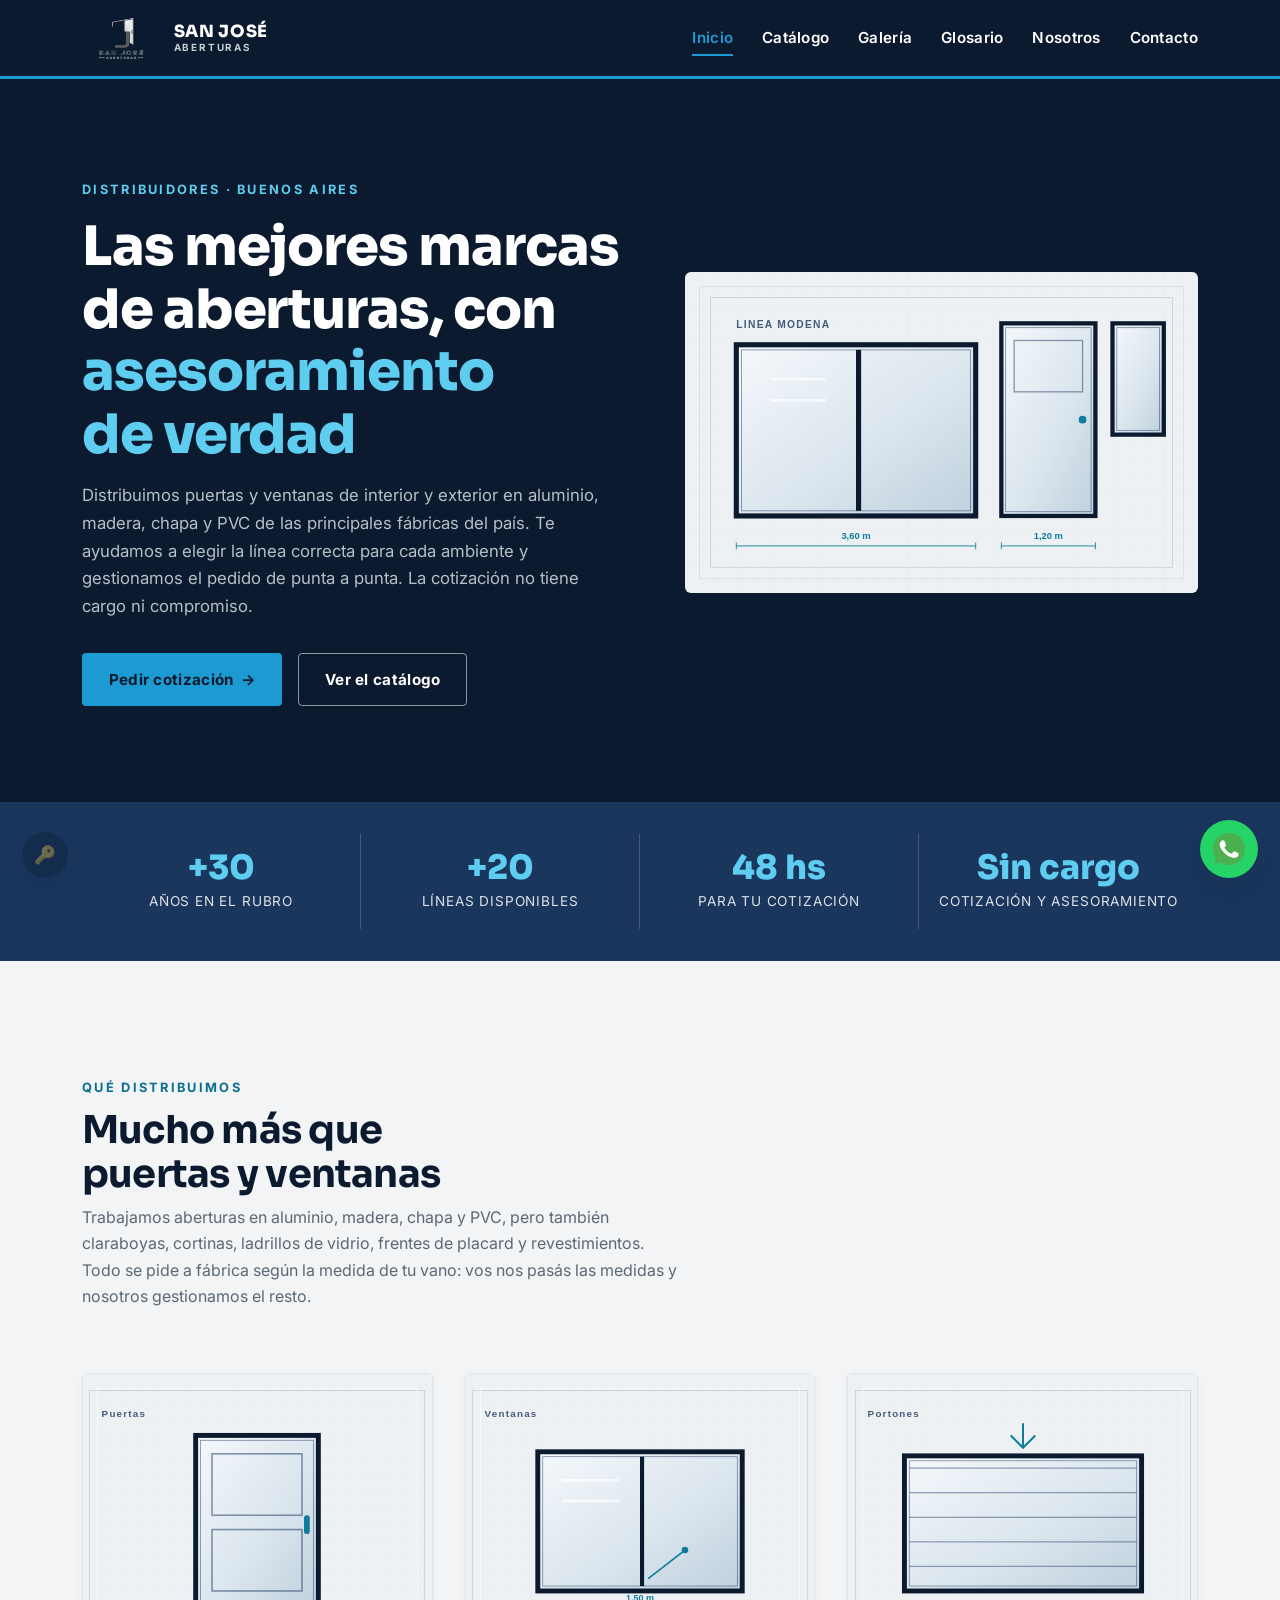
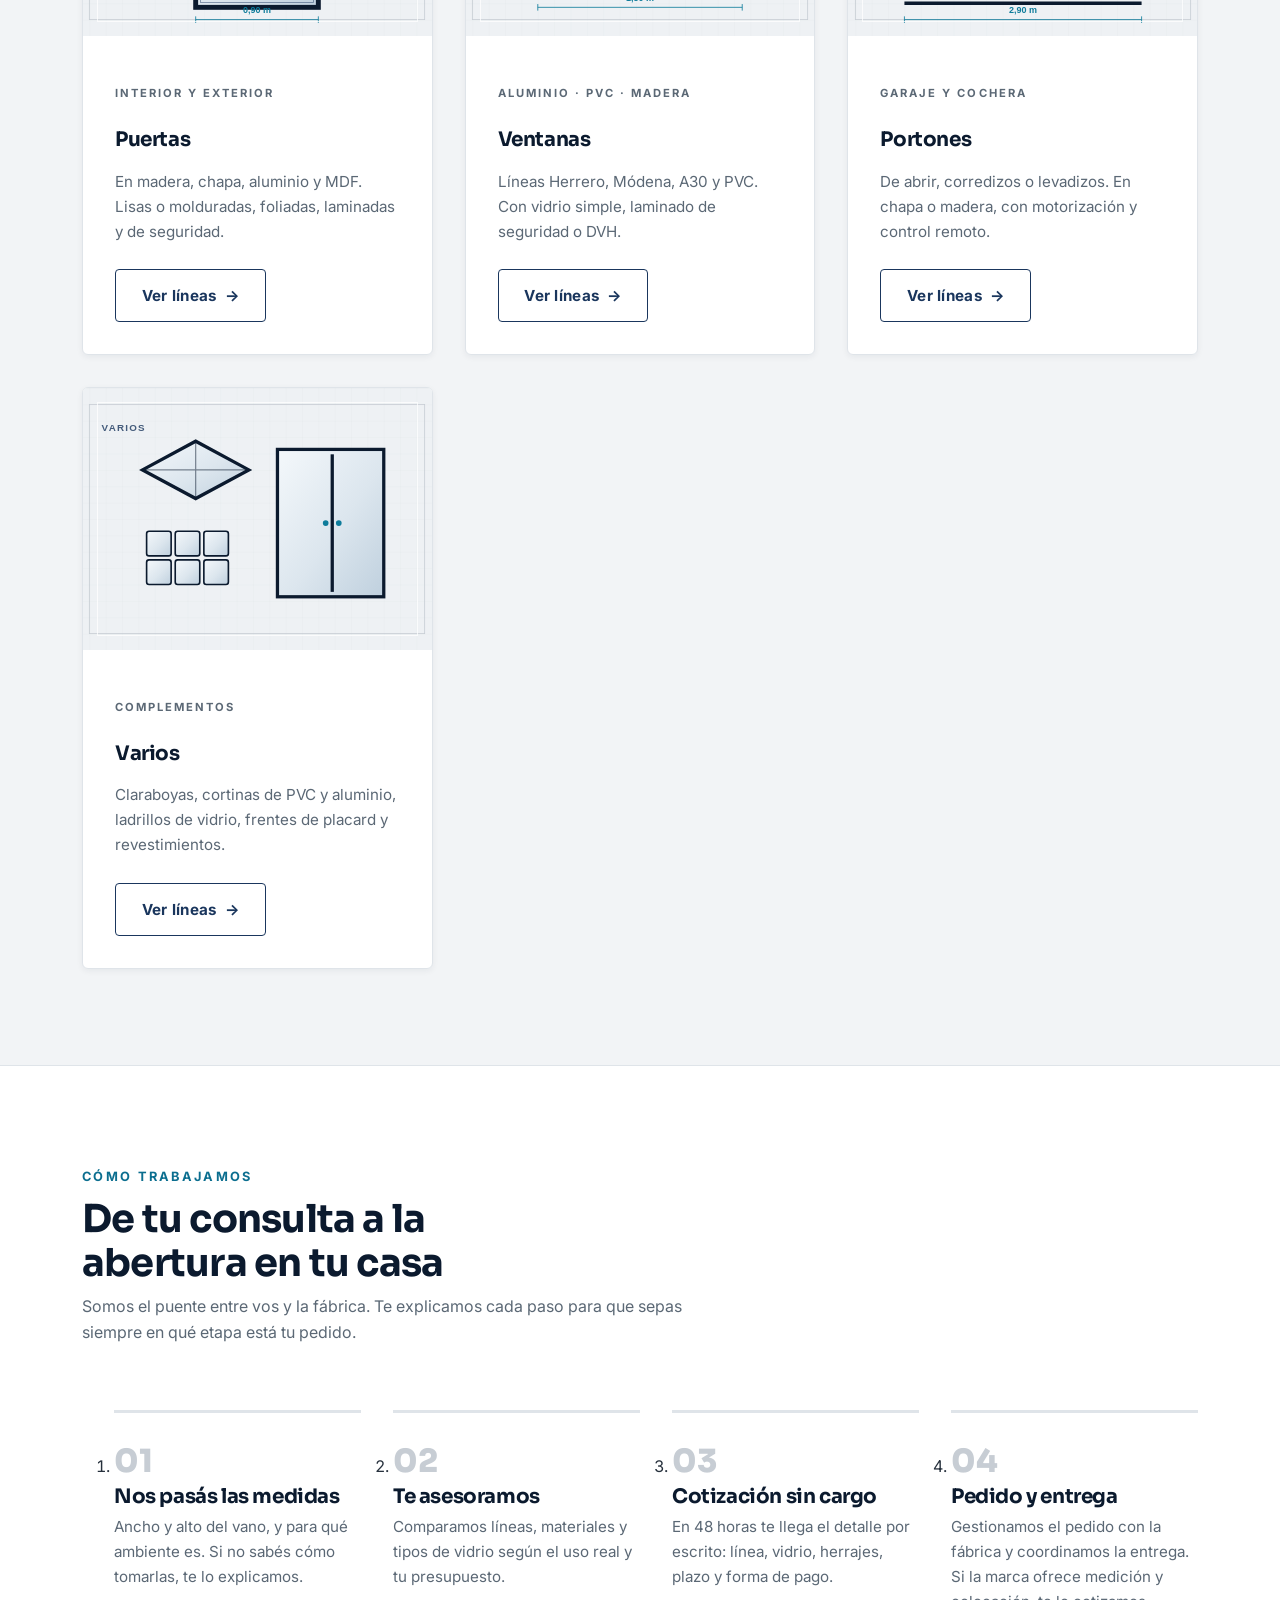
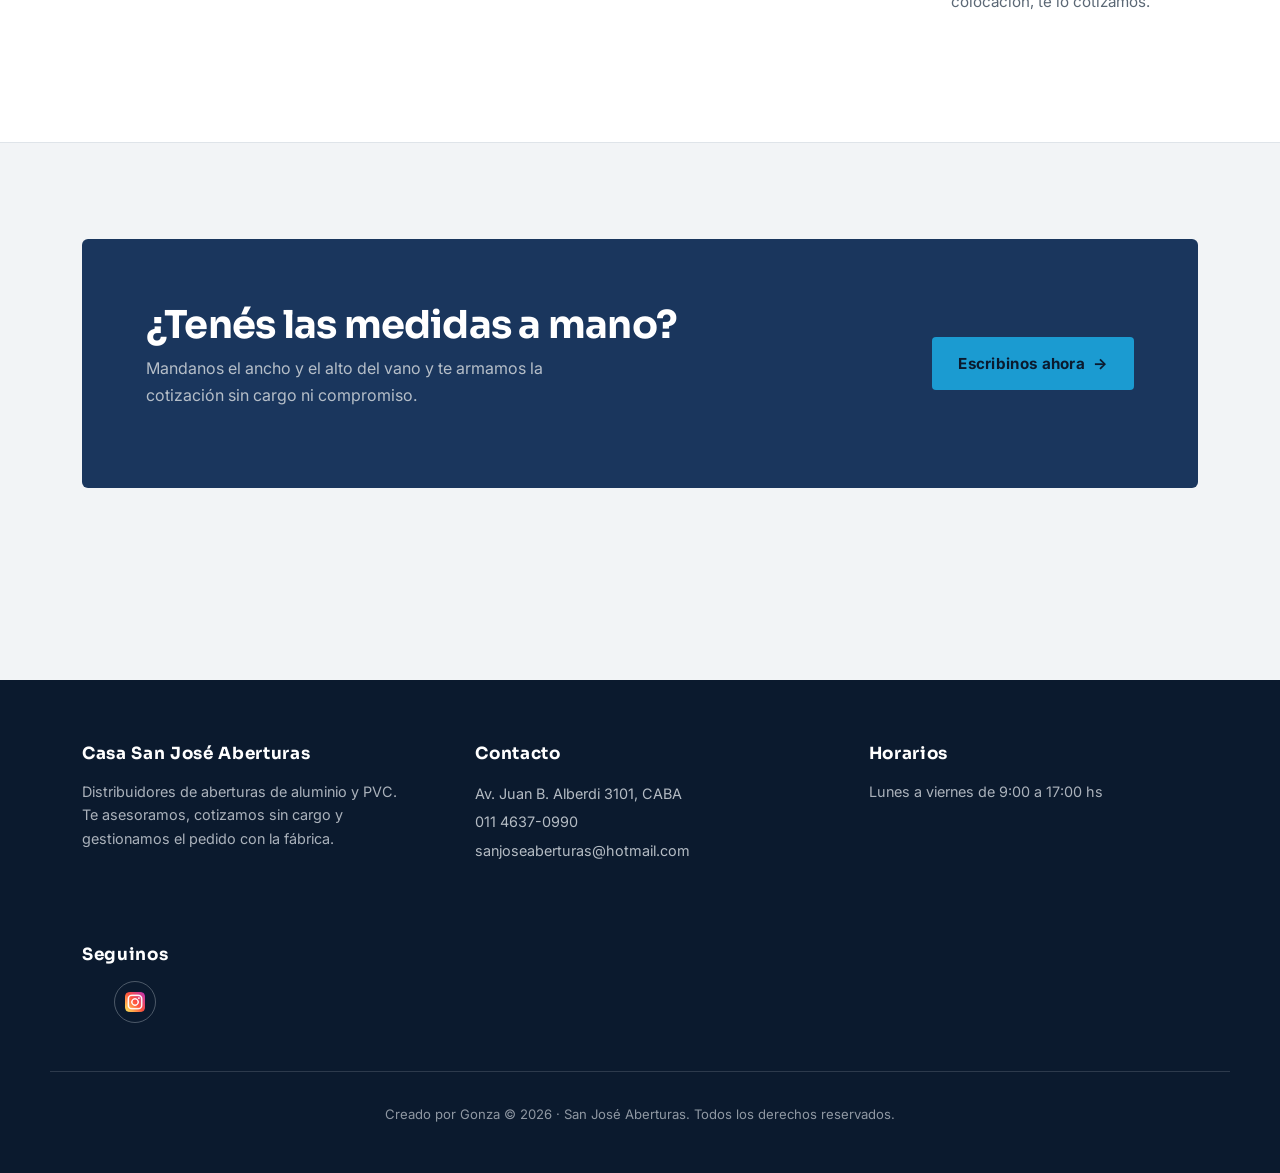
<file: index.html>
<!DOCTYPE html>
<html lang="es">

<head>
    <meta charset="UTF-8">
    <meta name="viewport" content="width=device-width, initial-scale=1.0">
    <meta name="theme-color" content="#0B1A2E">

    <title>San José Aberturas | Distribuidores de puertas, ventanas y portones</title>
    <meta name="description"
        content="Distribuimos puertas y ventanas de interior y exterior en aluminio, madera, chapa y PVC de las principales fábricas del país. Asesoramiento y cotización sin cargo en Buenos Aires.">
    <meta name="keywords"
        content="aberturas, distribuidor de aberturas, ventanas de aluminio, puertas de seguridad, portones levadizos, DVH, PVC, Buenos Aires">
    <meta name="author" content="TU-NOMBRE">
    <meta name="robots" content="index, follow">
    <link rel="canonical" href="https://sanjose-aberturas.vercel.app/">

    <meta property="og:type" content="website">
    <meta property="og:locale" content="es_AR">
    <meta property="og:site_name" content="San José Aberturas">
    <meta property="og:title" content="San José Aberturas | Distribuidores de puertas, ventanas y portones">
    <meta property="og:description"
        content="Más de 30 años distribuyendo aberturas de aluminio, madera, chapa y PVC. Te asesoramos, cotizamos sin cargo y gestionamos el pedido de fábrica.">
    <meta property="og:url" content="https://sanjose-aberturas.vercel.app/">
    <meta property="og:image" content="https://sanjose-aberturas.vercel.app/assets/imgs/logo.png">

    <link rel="icon" href="./assets/imgs/favicon.png" type="image/png">

    <link rel="preconnect" href="https://fonts.googleapis.com">
    <link rel="preconnect" href="https://fonts.gstatic.com" crossorigin>
    <link href="https://fonts.googleapis.com/css2?family=Inter:wght@400;600;700&family=Sora:wght@600;700;800&display=swap"
        rel="stylesheet">

    <link href="https://cdn.jsdelivr.net/npm/bootstrap@5.3.8/dist/css/bootstrap.min.css" rel="stylesheet"
        integrity="sha384-sRIl4kxILFvY47J16cr9ZwB07vP4J8+LH7qKQnuqkuIAvNWLzeN8tE5YBujZqJLB" crossorigin="anonymous">
    <link rel="stylesheet" href="./styles/style.css">
</head>

<body>
    <header class="cabecera sticky-top">
        <nav class="navbar navbar-expand-lg" aria-label="Navegación principal">
            <a class="navbar-brand" href="./index.html">
                <img src="./assets/imgs/logo.png" alt="Logo de San José Aberturas" class="logo" width="120"
                    height="52">
                <span class="marca">
                    <strong>SAN JOSÉ</strong>
                    <span>Aberturas</span>
                </span>
            </a>
            <button class="navbar-toggler" type="button" data-bs-toggle="collapse" data-bs-target="#menuPrincipal"
                aria-controls="menuPrincipal" aria-expanded="false" aria-label="Abrir el menú de navegación">
                <span class="navbar-toggler-icon"></span>
            </button>
            <div class="collapse navbar-collapse" id="menuPrincipal">
                <ul class="navbar-nav ms-auto">
                    <li class="nav-item"><a class="nav-link" href="./index.html" aria-current="page">Inicio</a></li>
                    <li class="nav-item"><a class="nav-link" href="./pages/menu.html">Catálogo</a></li>
                    <li class="nav-item"><a class="nav-link" href="./pages/galeria.html">Galería</a></li>
                    <li class="nav-item"><a class="nav-link" href="./pages/glosario.html">Glosario</a></li>
                    <li class="nav-item"><a class="nav-link" href="./pages/nosotros.html">Nosotros</a></li>
                    <li class="nav-item"><a class="nav-link" href="./pages/contacto.html">Contacto</a></li>
                </ul>
            </div>
        </nav>
    </header>

    <main>
        <!-- portada -->
        <section class="hero" aria-labelledby="titulo-principal">
            <div class="hero-grid">
                <div class="hero-texto">
                    <p class="eyebrow">Distribuidores · Buenos Aires</p>
                    <h1 id="titulo-principal">Las mejores marcas de aberturas, con <em>asesoramiento de verdad</em></h1>
                    <p>Distribuimos puertas y ventanas de interior y exterior en aluminio, madera, chapa y PVC de
                        las principales fábricas del país. Te ayudamos a elegir la línea correcta para cada ambiente
                        y gestionamos el pedido de punta a punta. La cotización no tiene cargo ni compromiso.</p>
                    <div class="hero-acciones">
                        <a href="./pages/contacto.html" class="boton">Pedir cotización <span
                                class="flecha" aria-hidden="true">→</span></a>
                        <a href="./pages/menu.html" class="boton--claro">Ver el catálogo</a>
                    </div>
                </div>
                <figure class="hero-figura">
                    <img src="./assets/imgs/hero.svg"
                        alt="Plano de una fachada con ventanal corredizo, puerta de entrada y paño fijo" width="1200"
                        height="750" fetchpriority="high">
                </figure>
            </div>
        </section>

        <!-- numeros -->
        <section class="datos" aria-label="La empresa en números">
            <ul>
                <li><strong>+30</strong><span>Años en el rubro</span></li>
                <li><strong>+20</strong><span>Líneas disponibles</span></li>
                <li><strong>48 hs</strong><span>Para tu cotización</span></li>
                <li><strong>Sin cargo</strong><span>Cotización y asesoramiento</span></li>
            </ul>
        </section>

        <!-- lo que vendemos -->
        <section class="seccion categorias" aria-labelledby="titulo-categorias">
            <div class="contenedor">
                <div class="titulo-seccion">
                    <p class="eyebrow">Qué distribuimos</p>
                    <h2 id="titulo-categorias">Mucho más que puertas y ventanas</h2>
                    <p>Trabajamos aberturas en aluminio, madera, chapa y PVC, pero también claraboyas, cortinas,
                        ladrillos de vidrio, frentes de placard y revestimientos. Todo se pide a fábrica según la
                        medida de tu vano: vos nos pasás las medidas y nosotros gestionamos el resto.</p>
                </div>

                <div class="grilla-categorias">
                    <article class="tarjeta animar">
                        <figure class="tarjeta-figura">
                            <img src="./assets/imgs/puertas.svg"
                                alt="Plano de una puerta de entrada inyectada con manija vertical" loading="lazy"
                                width="900" height="640">
                        </figure>
                        <div class="tarjeta-cuerpo">
                            <p class="medida">Interior y exterior</p>
                            <h3>Puertas</h3>
                            <p>En madera, chapa, aluminio y MDF. Lisas o molduradas, foliadas, laminadas y de seguridad.</p>
                            <a href="./pages/menu.html" class="boton--linea">Ver líneas <span class="flecha"
                                    aria-hidden="true">→</span></a>
                        </div>
                    </article>

                    <article class="tarjeta animar">
                        <figure class="tarjeta-figura">
                            <img src="./assets/imgs/ventanas.svg"
                                alt="Plano de una ventana corrediza de dos hojas con doble vidrio hermético"
                                loading="lazy" width="900" height="640">
                        </figure>
                        <div class="tarjeta-cuerpo">
                            <p class="medida">Aluminio · PVC · Madera</p>
                            <h3>Ventanas</h3>
                            <p>Líneas Herrero, Módena, A30 y PVC. Con vidrio simple, laminado de seguridad o DVH.</p>
                            <a href="./pages/menu.html" class="boton--linea">Ver líneas <span class="flecha"
                                    aria-hidden="true">→</span></a>
                        </div>
                    </article>

                    <article class="tarjeta animar">
                        <figure class="tarjeta-figura">
                            <img src="./assets/imgs/portones.svg"
                                alt="Plano de un portón levadizo de paneles horizontales con motor" loading="lazy"
                                width="900" height="640">
                        </figure>
                        <div class="tarjeta-cuerpo">
                            <p class="medida">Garaje y cochera</p>
                            <h3>Portones</h3>
                            <p>De abrir, corredizos o levadizos. En chapa o madera, con motorización y control remoto.</p>
                            <a href="./pages/menu.html" class="boton--linea">Ver líneas <span class="flecha"
                                    aria-hidden="true">→</span></a>
                        </div>
                    </article>

                    <article class="tarjeta animar">
                        <figure class="tarjeta-figura">
                            <img src="./assets/imgs/varios.svg"
                                alt="Ilustración de una claraboya, un frente de placard y ladrillos de vidrio"
                                loading="lazy" width="900" height="640">
                        </figure>
                        <div class="tarjeta-cuerpo">
                            <p class="medida">Complementos</p>
                            <h3>Varios</h3>
                            <p>Claraboyas, cortinas de PVC y aluminio, ladrillos de vidrio, frentes de placard y revestimientos.</p>
                            <a href="./pages/menu.html" class="boton--linea">Ver líneas <span class="flecha"
                                    aria-hidden="true">→</span></a>
                        </div>
                    </article>
                </div>
            </div>
        </section>

        <!-- como trabajamos -->
        <section class="seccion proceso" aria-labelledby="titulo-proceso">
            <div class="contenedor">
                <div class="titulo-seccion">
                    <p class="eyebrow">Cómo trabajamos</p>
                    <h2 id="titulo-proceso">De tu consulta a la abertura en tu casa</h2>
                    <p>Somos el puente entre vos y la fábrica. Te explicamos cada paso para que sepas siempre en qué
                        etapa está tu pedido.</p>
                </div>

                <ol class="pasos">
                    <li>
                        <h3>Nos pasás las medidas</h3>
                        <p>Ancho y alto del vano, y para qué ambiente es. Si no sabés cómo tomarlas, te lo explicamos.
                        </p>
                    </li>
                    <li>
                        <h3>Te asesoramos</h3>
                        <p>Comparamos líneas, materiales y tipos de vidrio según el uso real y tu presupuesto.</p>
                    </li>
                    <li>
                        <h3>Cotización sin cargo</h3>
                        <p>En 48 horas te llega el detalle por escrito: línea, vidrio, herrajes, plazo y forma de pago.
                        </p>
                    </li>
                    <li>
                        <h3>Pedido y entrega</h3>
                        <p>Gestionamos el pedido con la fábrica y coordinamos la entrega. Si la marca ofrece medición y
                            colocación, te lo cotizamos.</p>
                    </li>
                </ol>
            </div>
        </section>

        <!-- llamado final -->
        <section class="seccion cta" aria-labelledby="titulo-cta">
            <div class="contenedor">
                <div class="cta-caja">
                    <div>
                        <h2 id="titulo-cta">¿Tenés las medidas a mano?</h2>
                        <p>Mandanos el ancho y el alto del vano y te armamos la cotización sin cargo ni compromiso.</p>
                    </div>
                    <a href="./pages/contacto.html" class="boton">Escribinos ahora <span class="flecha"
                            aria-hidden="true">→</span></a>
                </div>
            </div>
        </section>
    </main>

    <footer class="pie">
        <div class="pie-contenido">
            <div>
                <h2>Casa San José Aberturas</h2>
                <p>Distribuidores de aberturas de aluminio y PVC. Te asesoramos, cotizamos sin cargo y
                    gestionamos el pedido con la fábrica.</p>
            </div>

            <div>
                <h3>Contacto</h3>
                <address>
                    <a href="https://www.google.com/maps/search/?api=1&amp;query=Av.+Juan+B.+Alberdi+3101%2C+CABA"
                        target="_blank" rel="noopener" data-ct="direccion">Av. Juan B. Alberdi 3101, CABA</a>
                    <a data-ct="telefono" href="tel:+541146370990">011 4637-0990</a>
                    <a data-ct="mail" href="mailto:sanjoseaberturas@hotmail.com">sanjoseaberturas@hotmail.com</a>
                </address>
                <button type="button" class="btn-editar-contacto">✎ Editar datos</button>
            </div>

            <div>
                <h3>Horarios</h3>
                <p data-ct="horario">Lunes a viernes de 9:00 a 17:00 hs</p>
            </div>

            <div class="redes">
                <h3>Seguinos</h3>
                <ul>
                    <li>
                        <a href="https://www.instagram.com/casasanjoseaberturas/" target="_blank" rel="noopener"
                            aria-label="Instagram de San José Aberturas">
                            <img src="./assets/logos/instagram.png" alt="" width="20" height="20" loading="lazy">
                        </a>
                    </li>
                    <!-- las otras redes las dejo para cuando las tenga -->
                    <!--
                    <li>
                        <a href="https://www.facebook.com/TU-PAGINA" target="_blank" rel="noopener"
                            aria-label="Facebook de San José Aberturas">
                            <img src="./assets/logos/facebook.png" alt="" width="20" height="20" loading="lazy">
                        </a>
                    </li>
                    <li>
                        <a href="https://www.x.com/TU-CUENTA" target="_blank" rel="noopener"
                            aria-label="X de San José Aberturas">
                            <img src="./assets/logos/x.png" alt="" width="20" height="20" loading="lazy">
                        </a>
                    </li>
                    <li>
                        <a href="https://www.youtube.com/@TU-CANAL" target="_blank" rel="noopener"
                            aria-label="YouTube de San José Aberturas">
                            <img src="./assets/logos/yt.png" alt="" width="20" height="20" loading="lazy">
                        </a>
                    </li>
                    -->
                </ul>
            </div>
        </div>

        <p class="copy">Creado por Gonza &copy; 2026 · San José Aberturas. Todos los derechos reservados.</p>

        <a class="wa-flotante" data-ct="whatsapp-link" href="https://wa.me/5491133805140" target="_blank" rel="noopener"
            aria-label="Escribinos por WhatsApp">
            <img src="./assets/logos/whatsapp.png" alt="" width="32" height="32" loading="lazy">
        </a>
    </footer>

    <!-- acceso administrador -->
    <button type="button" class="btn-admin" id="btnAdmin" title="Acceso administrador" aria-label="Acceso administrador">🔑</button>
    <script src="./assets/js/admin.js"></script>

    <script src="https://cdn.jsdelivr.net/npm/bootstrap@5.3.8/dist/js/bootstrap.bundle.min.js"
        integrity="sha384-FKyoEForCGlyvwx9Hj09JcYn3nv7wiPVlz7YYwJrWVcXK/BmnVDxM+D2scQbITxI"
        crossorigin="anonymous"></script>
</body>

</html>
</file>
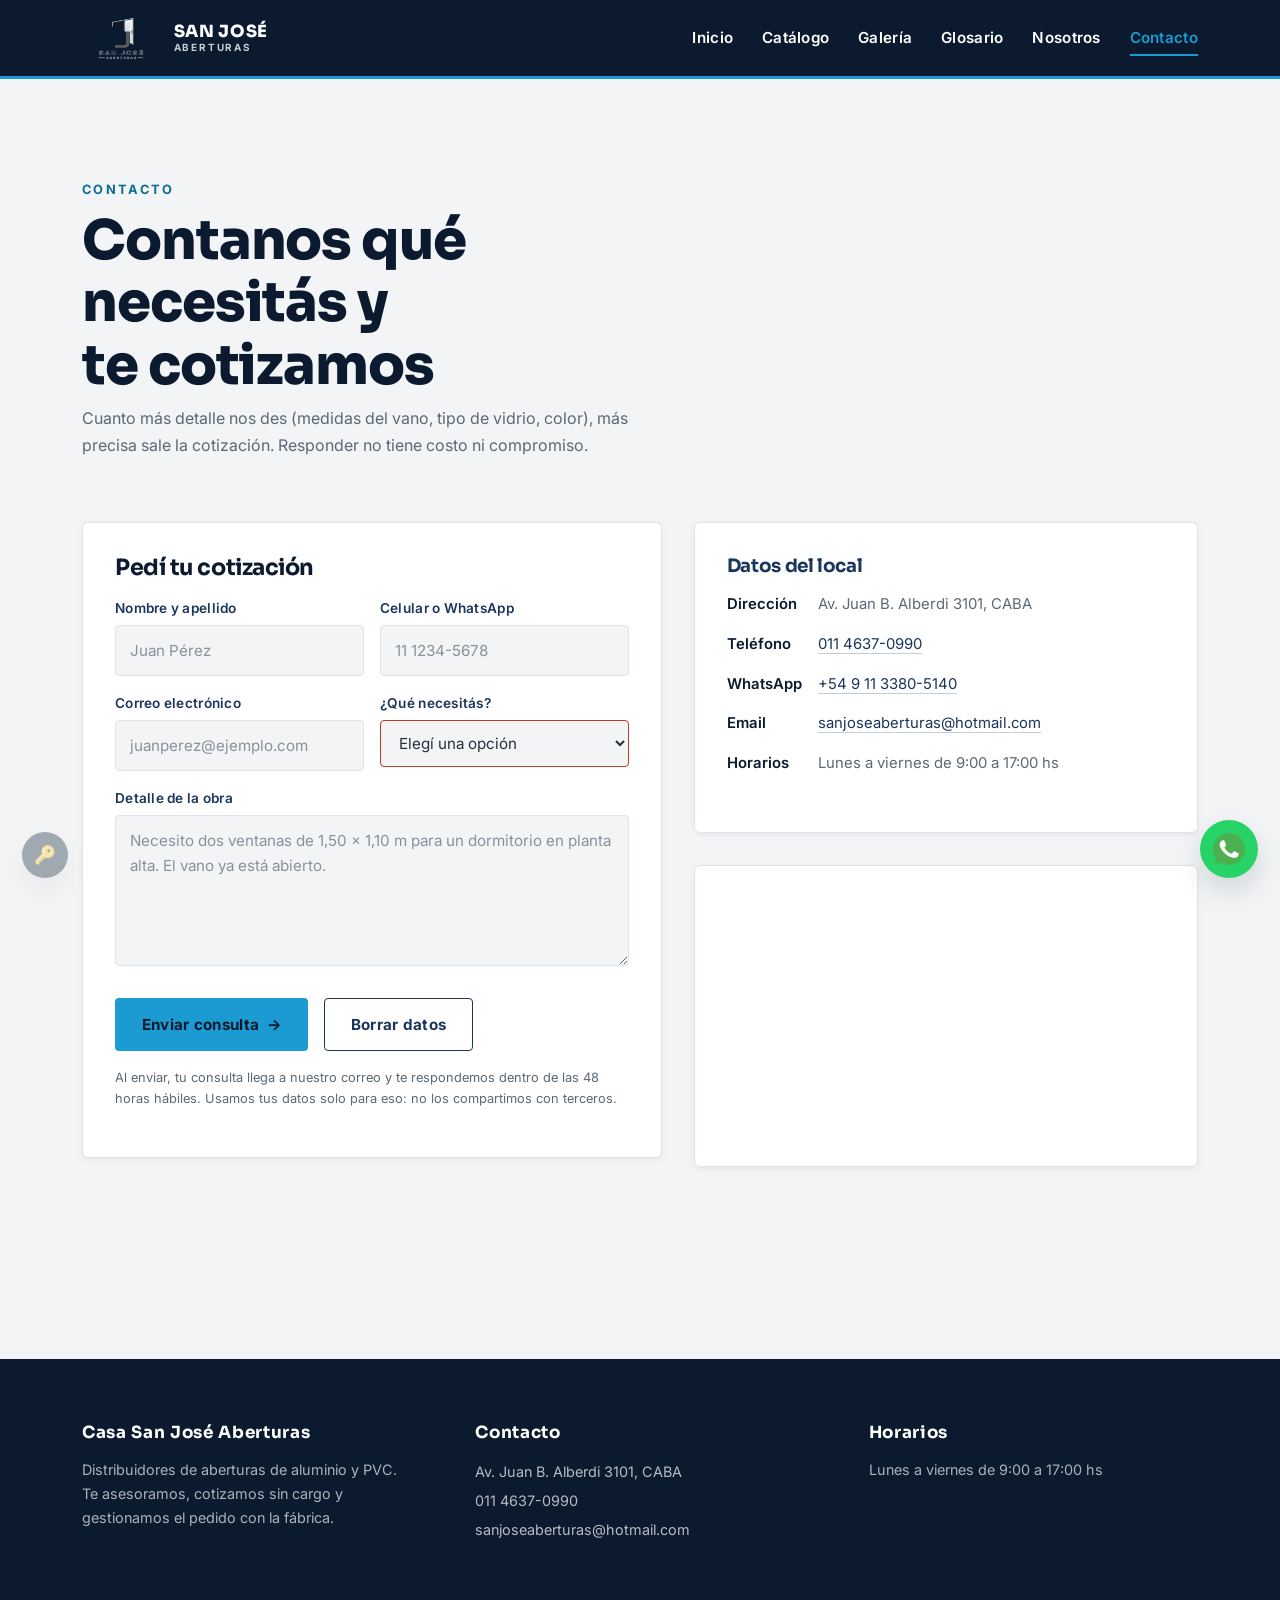
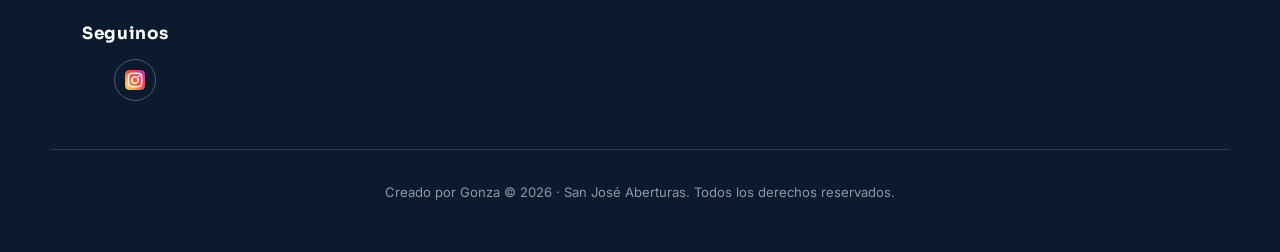
<file: pages/contacto.html>
<!DOCTYPE html>
<html lang="es">

<head>
    <meta charset="UTF-8">
    <meta name="viewport" content="width=device-width, initial-scale=1.0">
    <meta name="theme-color" content="#0B1A2E">

    <title>Contacto y cotizaciones | San José Aberturas</title>
    <meta name="description" content="Pedí tu cotización de aberturas sin cargo. Teléfono, WhatsApp, email y local en Av. Juan B. Alberdi 3101, CABA. Respondemos en 48 horas.">
    <meta name="keywords" content="cotización aberturas, contacto san josé aberturas, teléfono, whatsapp, aberturas CABA">
    <meta name="author" content="TU-NOMBRE">
    <meta name="robots" content="index, follow">
    <link rel="canonical" href="https://sanjose-aberturas.vercel.app/pages/contacto.html">

    <meta property="og:type" content="website">
    <meta property="og:locale" content="es_AR">
    <meta property="og:site_name" content="San José Aberturas">
    <meta property="og:title" content="Contacto y cotizaciones | San José Aberturas">
    <meta property="og:description" content="Pedí tu cotización de aberturas sin cargo. Teléfono, WhatsApp, email y local en Av. Juan B. Alberdi 3101, CABA. Respondemos en 48 horas.">
    <meta property="og:url" content="https://sanjose-aberturas.vercel.app/pages/contacto.html">
    <meta property="og:image" content="https://sanjose-aberturas.vercel.app/assets/imgs/logo.png">

    <link rel="icon" href="../assets/imgs/favicon.png" type="image/png">

    <link rel="preconnect" href="https://fonts.googleapis.com">
    <link rel="preconnect" href="https://fonts.gstatic.com" crossorigin>
    <link href="https://fonts.googleapis.com/css2?family=Inter:wght@400;600;700&family=Sora:wght@600;700;800&display=swap"
        rel="stylesheet">

    <link href="https://cdn.jsdelivr.net/npm/bootstrap@5.3.8/dist/css/bootstrap.min.css" rel="stylesheet"
        integrity="sha384-sRIl4kxILFvY47J16cr9ZwB07vP4J8+LH7qKQnuqkuIAvNWLzeN8tE5YBujZqJLB" crossorigin="anonymous">
    <link rel="stylesheet" href="../styles/style.css">
</head>

<body>
    <header class="cabecera sticky-top">
        <nav class="navbar navbar-expand-lg" aria-label="Navegación principal">
            <a class="navbar-brand" href="../index.html">
                <img src="../assets/imgs/logo.png" alt="Logo de San José Aberturas" class="logo" width="120"
                    height="52">
                <span class="marca">
                    <strong>SAN JOSÉ</strong>
                    <span>Aberturas</span>
                </span>
            </a>
            <button class="navbar-toggler" type="button" data-bs-toggle="collapse" data-bs-target="#menuPrincipal"
                aria-controls="menuPrincipal" aria-expanded="false" aria-label="Abrir el menú de navegación">
                <span class="navbar-toggler-icon"></span>
            </button>
            <div class="collapse navbar-collapse" id="menuPrincipal">
                <ul class="navbar-nav ms-auto">
                    <li class="nav-item"><a class="nav-link" href="../index.html">Inicio</a></li>
                    <li class="nav-item"><a class="nav-link" href="./menu.html">Catálogo</a></li>
                    <li class="nav-item"><a class="nav-link" href="./galeria.html">Galería</a></li>
                    <li class="nav-item"><a class="nav-link" href="./glosario.html">Glosario</a></li>
                    <li class="nav-item"><a class="nav-link" href="./nosotros.html">Nosotros</a></li>
                    <li class="nav-item"><a class="nav-link" href="./contacto.html" aria-current="page">Contacto</a></li>
                </ul>
            </div>
        </nav>
    </header>

    <main class="seccion contacto">
        <div class="contenedor">
            <div class="titulo-seccion">
                <p class="eyebrow">Contacto</p>
                <h1>Contanos qué necesitás y te cotizamos</h1>
                <p>Cuanto más detalle nos des (medidas del vano, tipo de vidrio, color), más precisa sale la
                    cotización. Responder no tiene costo ni compromiso.</p>
            </div>

            <div class="grilla-contacto">
                <!-- form -->
                <section class="formulario" aria-labelledby="titulo-formulario">
                    <h2 id="titulo-formulario">Pedí tu cotización</h2>

                    <!-- ojo: cambiar TU-ID-DE-FORMSPREE por el mio de formspree para que llegue el mail -->
                    <form action="https://formspree.io/f/TU-ID-DE-FORMSPREE" method="post" novalidate>
                        <input type="hidden" name="_subject" value="Nueva consulta desde la web">
                        <div class="campos">
                            <div class="campo">
                                <label for="nombre">Nombre y apellido</label>
                                <input type="text" id="nombre" name="nombre" placeholder="Juan Pérez"
                                    autocomplete="name" required>
                            </div>

                            <div class="campo">
                                <label for="telefono">Celular o WhatsApp</label>
                                <input type="tel" id="telefono" name="telefono" placeholder="11 1234-5678"
                                    autocomplete="tel" required>
                            </div>

                            <div class="campo">
                                <label for="email">Correo electrónico</label>
                                <input type="email" id="email" name="email" placeholder="juanperez@ejemplo.com"
                                    autocomplete="email" required>
                            </div>

                            <div class="campo">
                                <label for="producto">¿Qué necesitás?</label>
                                <select id="producto" name="producto" required>
                                    <option value="">Elegí una opción</option>
                                    <option value="ventanas">Ventanas</option>
                                    <option value="puertas">Puertas</option>
                                    <option value="portones">Portones</option>
                                    <option value="cerramiento">Cerramiento de balcón</option>
                                    <option value="otro">Otro</option>
                                </select>
                            </div>

                            <div class="campo campo--ancho">
                                <label for="detalle">Detalle de la obra</label>
                                <textarea id="detalle" name="detalle" rows="5"
                                    placeholder="Necesito dos ventanas de 1,50 × 1,10 m para un dormitorio en planta alta. El vano ya está abierto."
                                    required></textarea>
                            </div>
                        </div>

                        <div class="acciones">
                            <button type="submit" class="boton">Enviar consulta <span class="flecha"
                                    aria-hidden="true">→</span></button>
                            <button type="reset" class="boton--linea">Borrar datos</button>
                        </div>

                        <p class="legal">Al enviar, tu consulta llega a nuestro correo y te respondemos dentro de las
                            48 horas hábiles. Usamos tus datos solo para eso: no los compartimos con terceros.</p>
                    </form>
                </section>

                <!-- datos de contacto y mapa -->
                <aside class="datos-directos">
                    <article class="ficha">
                        <h2>Datos del local</h2>
                        <dl>
                            <dt>Dirección</dt>
                            <dd data-ct="direccion">Av. Juan B. Alberdi 3101, CABA</dd>

                            <dt>Teléfono</dt>
                            <dd><a data-ct="telefono" href="tel:+541146370990">011 4637-0990</a></dd>

                            <dt>WhatsApp</dt>
                            <dd><a data-ct="whatsapp" href="https://wa.me/5491133805140" target="_blank" rel="noopener">+54 9 11 3380-5140</a></dd>

                            <dt>Email</dt>
                            <dd><a data-ct="mail"
                                    href="mailto:sanjoseaberturas@hotmail.com">sanjoseaberturas@hotmail.com</a>
                            </dd>

                            <dt>Horarios</dt>
                            <dd data-ct="horario">Lunes a viernes de 9:00 a 17:00 hs</dd>
                        </dl>
                    </article>

                    <article class="mapa">
                        <h2 class="solo-lectores">Ubicación del local en el mapa</h2>
                        <iframe id="mapaContacto"
                            src="https://www.google.com/maps?q=Av.+Juan+B.+Alberdi+3101%2C+CABA&output=embed"
                            title="Mapa con la ubicación del local de San José Aberturas" loading="lazy"
                            referrerpolicy="no-referrer-when-downgrade" allowfullscreen></iframe>
                    </article>
                </aside>
            </div>
        </div>
    </main>

    <footer class="pie">
        <div class="pie-contenido">
            <div>
                <h2>Casa San José Aberturas</h2>
                <p>Distribuidores de aberturas de aluminio y PVC. Te asesoramos, cotizamos sin cargo y
                    gestionamos el pedido con la fábrica.</p>
            </div>

            <div>
                <h3>Contacto</h3>
                <address>
                    <a href="https://www.google.com/maps/search/?api=1&amp;query=Av.+Juan+B.+Alberdi+3101%2C+CABA"
                        target="_blank" rel="noopener" data-ct="direccion">Av. Juan B. Alberdi 3101, CABA</a>
                    <a data-ct="telefono" href="tel:+541146370990">011 4637-0990</a>
                    <a data-ct="mail" href="mailto:sanjoseaberturas@hotmail.com">sanjoseaberturas@hotmail.com</a>
                </address>
                <button type="button" class="btn-editar-contacto">✎ Editar datos</button>
            </div>

            <div>
                <h3>Horarios</h3>
                <p data-ct="horario">Lunes a viernes de 9:00 a 17:00 hs</p>
            </div>

            <div class="redes">
                <h3>Seguinos</h3>
                <ul>
                    <li>
                        <a href="https://www.instagram.com/casasanjoseaberturas/" target="_blank" rel="noopener"
                            aria-label="Instagram de San José Aberturas">
                            <img src="../assets/logos/instagram.png" alt="" width="20" height="20" loading="lazy">
                        </a>
                    </li>
                    <!-- las otras redes las dejo para cuando las tenga -->
                    <!--
                    <li>
                        <a href="https://www.facebook.com/TU-PAGINA" target="_blank" rel="noopener"
                            aria-label="Facebook de San José Aberturas">
                            <img src="../assets/logos/facebook.png" alt="" width="20" height="20" loading="lazy">
                        </a>
                    </li>
                    <li>
                        <a href="https://www.x.com/TU-CUENTA" target="_blank" rel="noopener"
                            aria-label="X de San José Aberturas">
                            <img src="../assets/logos/x.png" alt="" width="20" height="20" loading="lazy">
                        </a>
                    </li>
                    <li>
                        <a href="https://www.youtube.com/@TU-CANAL" target="_blank" rel="noopener"
                            aria-label="YouTube de San José Aberturas">
                            <img src="../assets/logos/yt.png" alt="" width="20" height="20" loading="lazy">
                        </a>
                    </li>
                    -->
                </ul>
            </div>
        </div>

        <p class="copy">Creado por Gonza &copy; 2026 · San José Aberturas. Todos los derechos reservados.</p>

        <a class="wa-flotante" data-ct="whatsapp-link" href="https://wa.me/5491133805140" target="_blank" rel="noopener"
            aria-label="Escribinos por WhatsApp">
            <img src="../assets/logos/whatsapp.png" alt="" width="32" height="32" loading="lazy">
        </a>
    </footer>

    <!-- acceso administrador -->
    <button type="button" class="btn-admin" id="btnAdmin" title="Acceso administrador" aria-label="Acceso administrador">🔑</button>
    <script src="../assets/js/admin.js"></script>

    <script src="https://cdn.jsdelivr.net/npm/bootstrap@5.3.8/dist/js/bootstrap.bundle.min.js"
        integrity="sha384-FKyoEForCGlyvwx9Hj09JcYn3nv7wiPVlz7YYwJrWVcXK/BmnVDxM+D2scQbITxI"
        crossorigin="anonymous"></script>
</body>

</html>
</file>
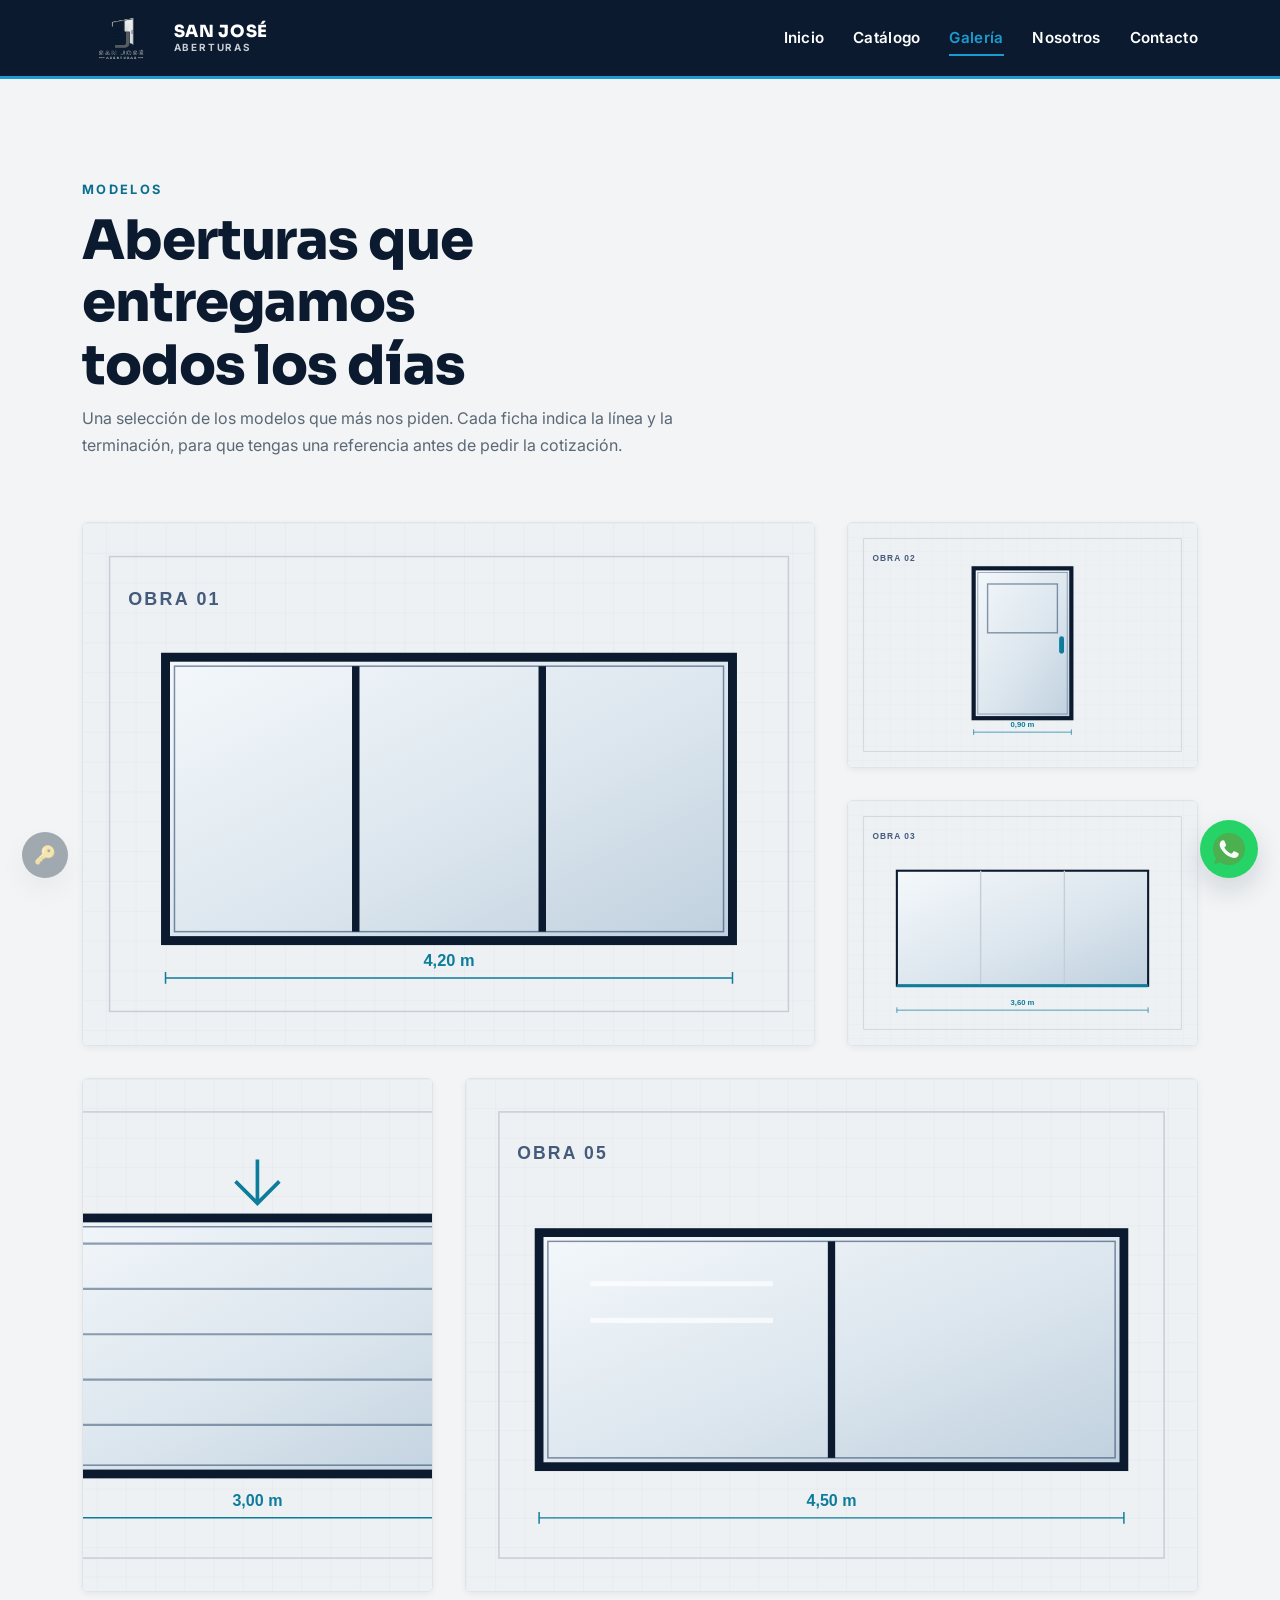
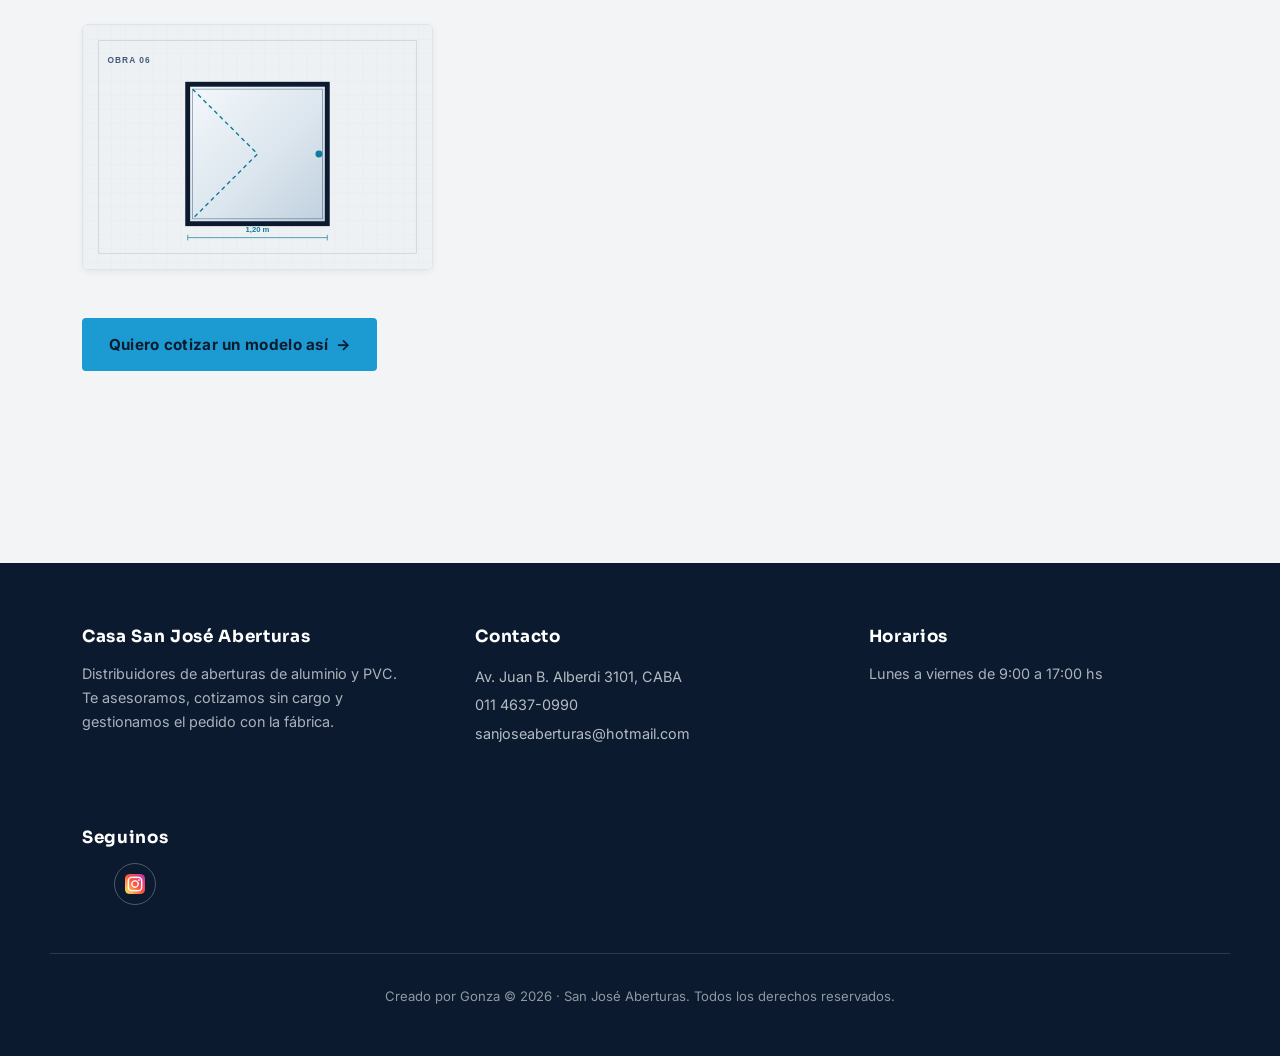
<file: pages/galeria.html>
<!DOCTYPE html>
<html lang="es">

<head>
    <meta charset="UTF-8">
    <meta name="viewport" content="width=device-width, initial-scale=1.0">
    <meta name="theme-color" content="#0B1A2E">

    <title>Galería de aberturas | San José Aberturas</title>
    <meta name="description" content="Modelos de aberturas que distribuimos: ventanales Módena, puertas inyectadas, cerramientos de balcón, portones levadizos y sistemas de PVC.">
    <meta name="keywords" content="galería de aberturas, modelos de ventanas, cerramientos de balcón, portones levadizos, aberturas PVC">
    <meta name="author" content="TU-NOMBRE">
    <meta name="robots" content="index, follow">
    <link rel="canonical" href="https://sanjose-aberturas.vercel.app/pages/galeria.html">

    <meta property="og:type" content="website">
    <meta property="og:locale" content="es_AR">
    <meta property="og:site_name" content="San José Aberturas">
    <meta property="og:title" content="Galería de aberturas | San José Aberturas">
    <meta property="og:description" content="Modelos de aberturas que distribuimos: ventanales Módena, puertas inyectadas, cerramientos de balcón, portones levadizos y sistemas de PVC.">
    <meta property="og:url" content="https://sanjose-aberturas.vercel.app/pages/galeria.html">
    <meta property="og:image" content="https://sanjose-aberturas.vercel.app/assets/imgs/logo.png">

    <link rel="icon" href="../assets/imgs/favicon.png" type="image/png">

    <link rel="preconnect" href="https://fonts.googleapis.com">
    <link rel="preconnect" href="https://fonts.gstatic.com" crossorigin>
    <link href="https://fonts.googleapis.com/css2?family=Inter:wght@400;600;700&family=Sora:wght@600;700;800&display=swap"
        rel="stylesheet">

    <link href="https://cdn.jsdelivr.net/npm/bootstrap@5.3.8/dist/css/bootstrap.min.css" rel="stylesheet"
        integrity="sha384-sRIl4kxILFvY47J16cr9ZwB07vP4J8+LH7qKQnuqkuIAvNWLzeN8tE5YBujZqJLB" crossorigin="anonymous">
    <link rel="stylesheet" href="../styles/style.css">
</head>

<body>
    <header class="cabecera sticky-top">
        <nav class="navbar navbar-expand-lg" aria-label="Navegación principal">
            <a class="navbar-brand" href="../index.html">
                <img src="../assets/imgs/logo.png" alt="Logo de San José Aberturas" class="logo" width="120"
                    height="52">
                <span class="marca">
                    <strong>SAN JOSÉ</strong>
                    <span>Aberturas</span>
                </span>
            </a>
            <button class="navbar-toggler" type="button" data-bs-toggle="collapse" data-bs-target="#menuPrincipal"
                aria-controls="menuPrincipal" aria-expanded="false" aria-label="Abrir el menú de navegación">
                <span class="navbar-toggler-icon"></span>
            </button>
            <div class="collapse navbar-collapse" id="menuPrincipal">
                <ul class="navbar-nav ms-auto">
                    <li class="nav-item"><a class="nav-link" href="../index.html">Inicio</a></li>
                    <li class="nav-item"><a class="nav-link" href="./menu.html">Catálogo</a></li>
                    <li class="nav-item"><a class="nav-link" href="./galeria.html" aria-current="page">Galería</a></li>
                    <li class="nav-item"><a class="nav-link" href="./nosotros.html">Nosotros</a></li>
                    <li class="nav-item"><a class="nav-link" href="./contacto.html">Contacto</a></li>
                </ul>
            </div>
        </nav>
    </header>

    <main class="seccion galeria">
        <div class="contenedor">
            <div class="titulo-seccion">
                <p class="eyebrow">Modelos</p>
                <h1>Aberturas que entregamos todos los días</h1>
                <p>Una selección de los modelos que más nos piden. Cada ficha indica la línea y la terminación, para
                    que tengas una referencia antes de pedir la cotización.</p>
            </div>

            <section class="grilla-galeria" id="grillaGaleria" aria-label="Modelos de aberturas">
                <!-- Las fotos se generan desde assets/js/admin.js para poder editarlas en modo admin. -->
            </section>

            <div class="hero-acciones" style="margin-top: 3rem;">
                <a href="./contacto.html" class="boton">Quiero cotizar un modelo así <span class="flecha"
                        aria-hidden="true">→</span></a>
            </div>
        </div>
    </main>

    <footer class="pie">
        <div class="pie-contenido">
            <div>
                <h2>Casa San José Aberturas</h2>
                <p>Distribuidores de aberturas de aluminio y PVC. Te asesoramos, cotizamos sin cargo y
                    gestionamos el pedido con la fábrica.</p>
            </div>

            <div>
                <h3>Contacto</h3>
                <address>
                    <a href="https://www.google.com/maps/search/?api=1&amp;query=Av.+Juan+B.+Alberdi+3101%2C+CABA"
                        target="_blank" rel="noopener" data-ct="direccion">Av. Juan B. Alberdi 3101, CABA</a>
                    <a data-ct="telefono" href="tel:+541146370990">011 4637-0990</a>
                    <a data-ct="mail" href="mailto:sanjoseaberturas@hotmail.com">sanjoseaberturas@hotmail.com</a>
                </address>
                <button type="button" class="btn-editar-contacto">✎ Editar datos</button>
            </div>

            <div>
                <h3>Horarios</h3>
                <p data-ct="horario">Lunes a viernes de 9:00 a 17:00 hs</p>
            </div>

            <div class="redes">
                <h3>Seguinos</h3>
                <ul>
                    <li>
                        <a href="https://www.instagram.com/casasanjoseaberturas/" target="_blank" rel="noopener"
                            aria-label="Instagram de San José Aberturas">
                            <img src="../assets/logos/instagram.png" alt="" width="20" height="20" loading="lazy">
                        </a>
                    </li>
                    <!-- las otras redes las dejo para cuando las tenga -->
                    <!--
                    <li>
                        <a href="https://www.facebook.com/TU-PAGINA" target="_blank" rel="noopener"
                            aria-label="Facebook de San José Aberturas">
                            <img src="../assets/logos/facebook.png" alt="" width="20" height="20" loading="lazy">
                        </a>
                    </li>
                    <li>
                        <a href="https://www.x.com/TU-CUENTA" target="_blank" rel="noopener"
                            aria-label="X de San José Aberturas">
                            <img src="../assets/logos/x.png" alt="" width="20" height="20" loading="lazy">
                        </a>
                    </li>
                    <li>
                        <a href="https://www.youtube.com/@TU-CANAL" target="_blank" rel="noopener"
                            aria-label="YouTube de San José Aberturas">
                            <img src="../assets/logos/yt.png" alt="" width="20" height="20" loading="lazy">
                        </a>
                    </li>
                    -->
                </ul>
            </div>
        </div>

        <p class="copy">Creado por Gonza &copy; 2026 · San José Aberturas. Todos los derechos reservados.</p>

        <a class="wa-flotante" data-ct="whatsapp-link" href="https://wa.me/5491133805140" target="_blank" rel="noopener"
            aria-label="Escribinos por WhatsApp">
            <img src="../assets/logos/whatsapp.png" alt="" width="32" height="32" loading="lazy">
        </a>
    </footer>

    <!-- acceso administrador -->
    <button type="button" class="btn-admin" id="btnAdmin" title="Acceso administrador" aria-label="Acceso administrador">🔑</button>
    <script src="../assets/js/admin.js"></script>

    <script src="https://cdn.jsdelivr.net/npm/bootstrap@5.3.8/dist/js/bootstrap.bundle.min.js"
        integrity="sha384-FKyoEForCGlyvwx9Hj09JcYn3nv7wiPVlz7YYwJrWVcXK/BmnVDxM+D2scQbITxI"
        crossorigin="anonymous"></script>
</body>

</html>
</file>
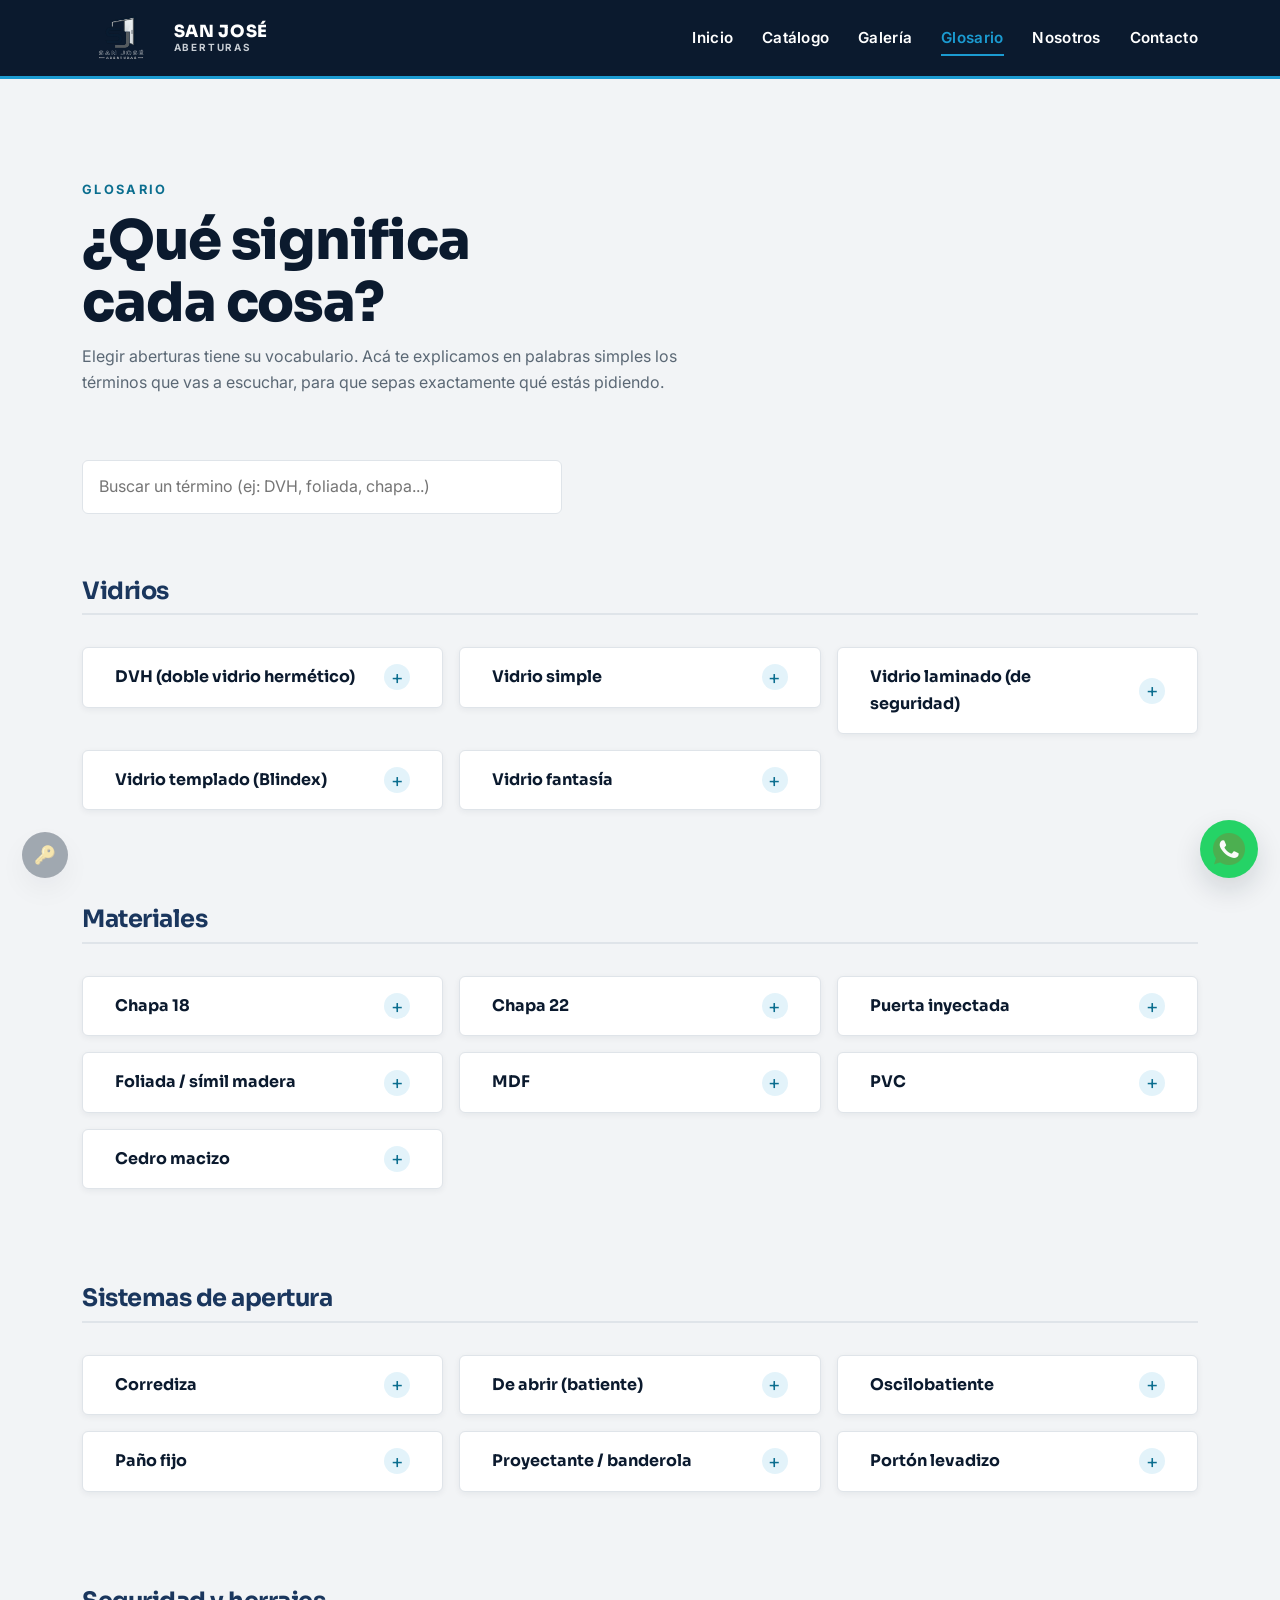
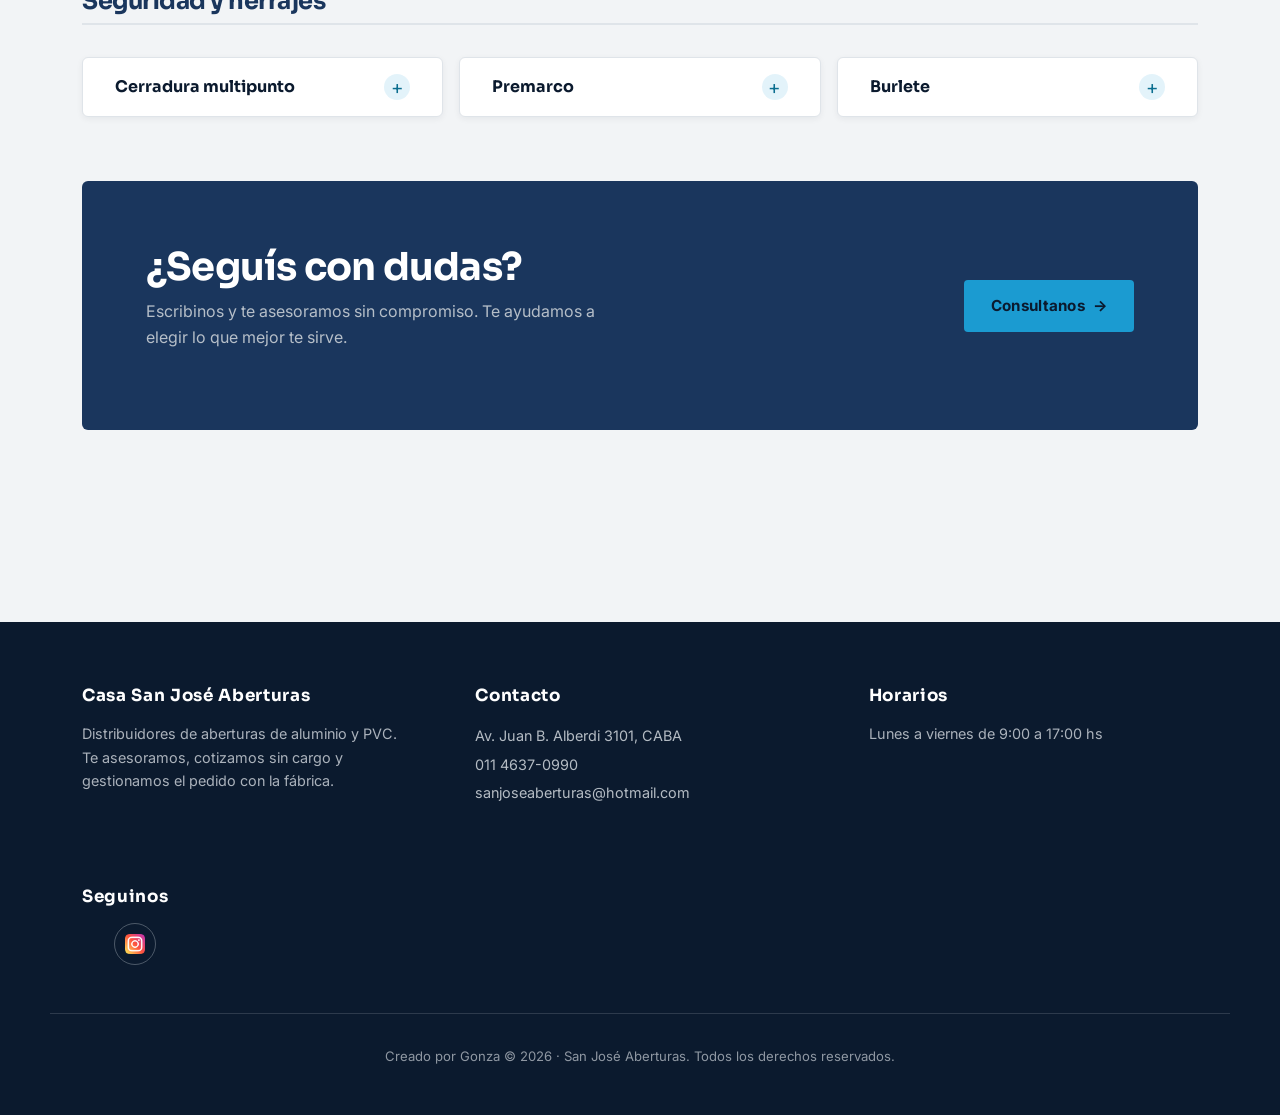
<file: pages/glosario.html>
<!DOCTYPE html>
<html lang="es">

<head>
    <meta charset="UTF-8">
    <meta name="viewport" content="width=device-width, initial-scale=1.0">
    <meta name="theme-color" content="#0B1A2E">

    <title>Glosario de aberturas | San José Aberturas</title>
    <meta name="description" content="Glosario de aberturas: qué es el DVH, una puerta foliada, la chapa 18 o 22, un vidrio laminado y más. Términos explicados en palabras simples.">
    <meta name="keywords" content="glosario aberturas, qué es DVH, qué es foliada, chapa 18, chapa 22, vidrio laminado, oscilobatiente, cerradura multipunto">
    <meta name="author" content="TU-NOMBRE">
    <meta name="robots" content="index, follow">
    <link rel="canonical" href="https://sanjose-aberturas.vercel.app/pages/glosario.html">

    <meta property="og:type" content="website">
    <meta property="og:locale" content="es_AR">
    <meta property="og:site_name" content="San José Aberturas">
    <meta property="og:title" content="Galería de aberturas | San José Aberturas">
    <meta property="og:description" content="Glosario de aberturas: qué es el DVH, una puerta foliada, la chapa 18 o 22, un vidrio laminado y más. Términos explicados en palabras simples.">
    <meta property="og:url" content="https://sanjose-aberturas.vercel.app/pages/glosario.html">
    <meta property="og:image" content="https://sanjose-aberturas.vercel.app/assets/imgs/logo.png">

    <link rel="icon" href="../assets/imgs/favicon.png" type="image/png">

    <link rel="preconnect" href="https://fonts.googleapis.com">
    <link rel="preconnect" href="https://fonts.gstatic.com" crossorigin>
    <link href="https://fonts.googleapis.com/css2?family=Inter:wght@400;600;700&family=Sora:wght@600;700;800&display=swap"
        rel="stylesheet">

    <link href="https://cdn.jsdelivr.net/npm/bootstrap@5.3.8/dist/css/bootstrap.min.css" rel="stylesheet"
        integrity="sha384-sRIl4kxILFvY47J16cr9ZwB07vP4J8+LH7qKQnuqkuIAvNWLzeN8tE5YBujZqJLB" crossorigin="anonymous">
    <link rel="stylesheet" href="../styles/style.css">
</head>

<body>
    <header class="cabecera sticky-top">
        <nav class="navbar navbar-expand-lg" aria-label="Navegación principal">
            <a class="navbar-brand" href="../index.html">
                <img src="../assets/imgs/logo.png" alt="Logo de San José Aberturas" class="logo" width="120"
                    height="52">
                <span class="marca">
                    <strong>SAN JOSÉ</strong>
                    <span>Aberturas</span>
                </span>
            </a>
            <button class="navbar-toggler" type="button" data-bs-toggle="collapse" data-bs-target="#menuPrincipal"
                aria-controls="menuPrincipal" aria-expanded="false" aria-label="Abrir el menú de navegación">
                <span class="navbar-toggler-icon"></span>
            </button>
            <div class="collapse navbar-collapse" id="menuPrincipal">
                <ul class="navbar-nav ms-auto">
                    <li class="nav-item"><a class="nav-link" href="../index.html">Inicio</a></li>
                    <li class="nav-item"><a class="nav-link" href="./menu.html">Catálogo</a></li>
                    <li class="nav-item"><a class="nav-link" href="./galeria.html">Galería</a></li>
                    <li class="nav-item"><a class="nav-link" href="./glosario.html" aria-current="page">Glosario</a></li>
                    <li class="nav-item"><a class="nav-link" href="./nosotros.html">Nosotros</a></li>
                    <li class="nav-item"><a class="nav-link" href="./contacto.html">Contacto</a></li>
                </ul>
            </div>
        </nav>
    </header>

    <main class="seccion glosario">
        <div class="contenedor">
            <div class="titulo-seccion">
                <p class="eyebrow">Glosario</p>
                <h1>¿Qué significa cada cosa?</h1>
                <p>Elegir aberturas tiene su vocabulario. Acá te explicamos en palabras simples los términos que vas a
                    escuchar, para que sepas exactamente qué estás pidiendo.</p>
            </div>

            <div class="glo-buscador">
                <input type="search" id="buscarGlosario" placeholder="Buscar un término (ej: DVH, foliada, chapa...)"
                    aria-label="Buscar en el glosario">
            </div>

            <div class="lista-glosario" id="listaGlosario">
                <!-- El glosario se genera desde assets/js/admin.js para poder editarlo en modo admin. -->
            </div>

            <div class="cta-caja">
                <div>
                    <h2>¿Seguís con dudas?</h2>
                    <p>Escribinos y te asesoramos sin compromiso. Te ayudamos a elegir lo que mejor te sirve.</p>
                </div>
                <a href="./contacto.html" class="boton">Consultanos <span class="flecha" aria-hidden="true">→</span></a>
            </div>
        </div>
    </main>

    <footer class="pie">
        <div class="pie-contenido">
            <div>
                <h2>Casa San José Aberturas</h2>
                <p>Distribuidores de aberturas de aluminio y PVC. Te asesoramos, cotizamos sin cargo y
                    gestionamos el pedido con la fábrica.</p>
            </div>

            <div>
                <h3>Contacto</h3>
                <address>
                    <a href="https://www.google.com/maps/search/?api=1&amp;query=Av.+Juan+B.+Alberdi+3101%2C+CABA"
                        target="_blank" rel="noopener" data-ct="direccion">Av. Juan B. Alberdi 3101, CABA</a>
                    <a data-ct="telefono" href="tel:+541146370990">011 4637-0990</a>
                    <a data-ct="mail" href="mailto:sanjoseaberturas@hotmail.com">sanjoseaberturas@hotmail.com</a>
                </address>
                <button type="button" class="btn-editar-contacto">✎ Editar datos</button>
            </div>

            <div>
                <h3>Horarios</h3>
                <p data-ct="horario">Lunes a viernes de 9:00 a 17:00 hs</p>
            </div>

            <div class="redes">
                <h3>Seguinos</h3>
                <ul>
                    <li>
                        <a href="https://www.instagram.com/casasanjoseaberturas/" target="_blank" rel="noopener"
                            aria-label="Instagram de San José Aberturas">
                            <img src="../assets/logos/instagram.png" alt="" width="20" height="20" loading="lazy">
                        </a>
                    </li>
                    <!-- las otras redes las dejo para cuando las tenga -->
                    <!--
                    <li>
                        <a href="https://www.facebook.com/TU-PAGINA" target="_blank" rel="noopener"
                            aria-label="Facebook de San José Aberturas">
                            <img src="../assets/logos/facebook.png" alt="" width="20" height="20" loading="lazy">
                        </a>
                    </li>
                    <li>
                        <a href="https://www.x.com/TU-CUENTA" target="_blank" rel="noopener"
                            aria-label="X de San José Aberturas">
                            <img src="../assets/logos/x.png" alt="" width="20" height="20" loading="lazy">
                        </a>
                    </li>
                    <li>
                        <a href="https://www.youtube.com/@TU-CANAL" target="_blank" rel="noopener"
                            aria-label="YouTube de San José Aberturas">
                            <img src="../assets/logos/yt.png" alt="" width="20" height="20" loading="lazy">
                        </a>
                    </li>
                    -->
                </ul>
            </div>
        </div>

        <p class="copy">Creado por Gonza &copy; 2026 · San José Aberturas. Todos los derechos reservados.</p>

        <a class="wa-flotante" data-ct="whatsapp-link" href="https://wa.me/5491133805140" target="_blank" rel="noopener"
            aria-label="Escribinos por WhatsApp">
            <img src="../assets/logos/whatsapp.png" alt="" width="32" height="32" loading="lazy">
        </a>
    </footer>

    <!-- acceso administrador -->
    <button type="button" class="btn-admin" id="btnAdmin" title="Acceso administrador" aria-label="Acceso administrador">🔑</button>
    <script src="../assets/js/admin.js"></script>

    <script src="https://cdn.jsdelivr.net/npm/bootstrap@5.3.8/dist/js/bootstrap.bundle.min.js"
        integrity="sha384-FKyoEForCGlyvwx9Hj09JcYn3nv7wiPVlz7YYwJrWVcXK/BmnVDxM+D2scQbITxI"
        crossorigin="anonymous"></script>
</body>

</html>
</file>
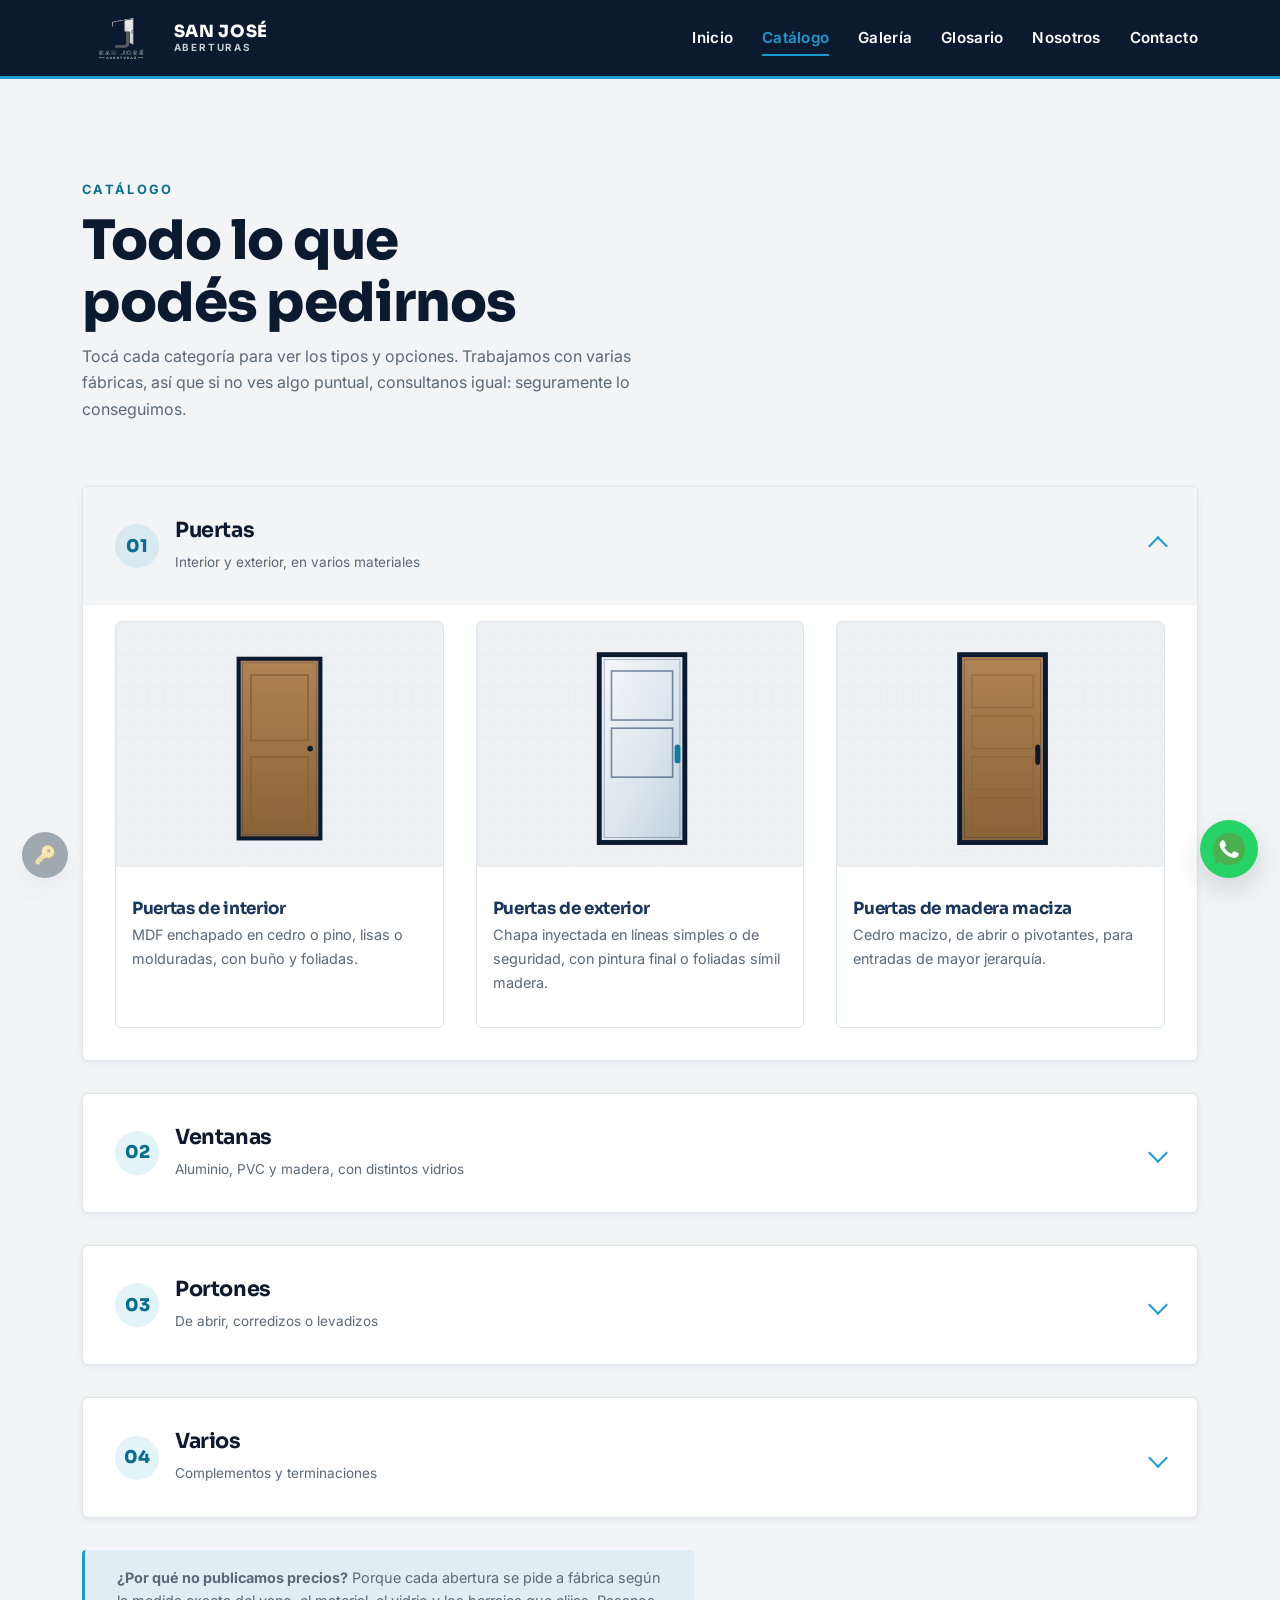
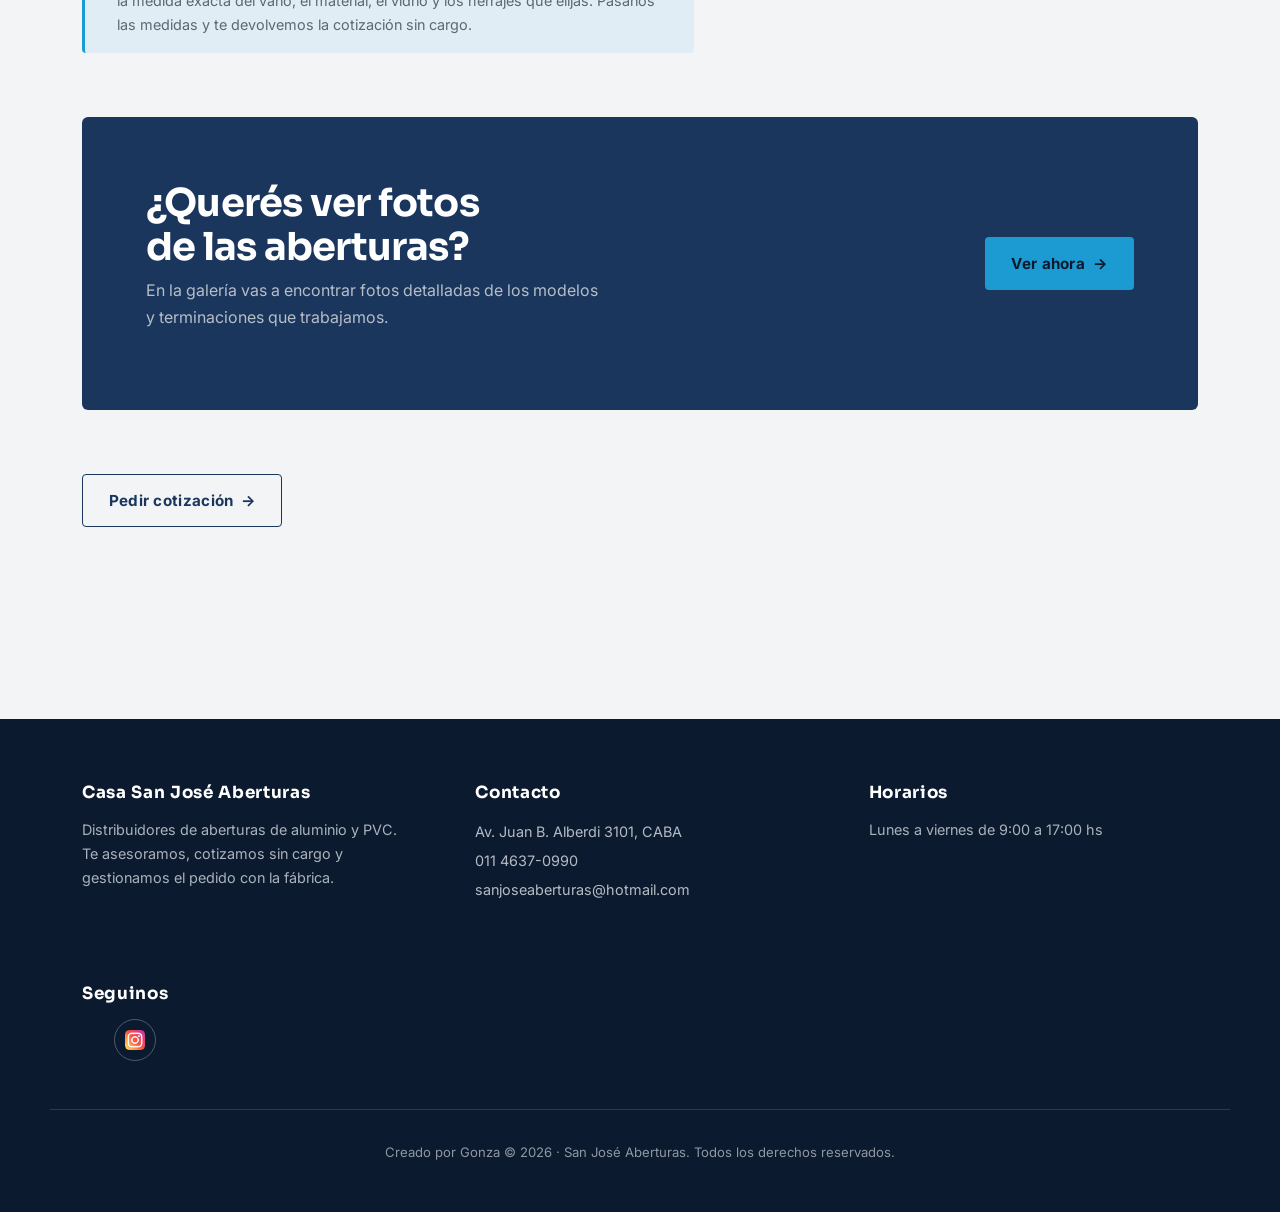
<file: pages/menu.html>
<!DOCTYPE html>
<html lang="es">

<head>
    <meta charset="UTF-8">
    <meta name="viewport" content="width=device-width, initial-scale=1.0">
    <meta name="theme-color" content="#0B1A2E">

    <title>Catálogo de aberturas | San José Aberturas</title>
    <meta name="description" content="Puertas y ventanas de interior y exterior en aluminio, madera, chapa y PVC, portones, claraboyas, placares y más. Cotización sin cargo según tus medidas.">
    <meta name="keywords" content="catálogo de aberturas, ventanas de aluminio, línea Módena, línea Herrero, aberturas PVC, puertas de seguridad, distribuidor">
    <meta name="author" content="TU-NOMBRE">
    <meta name="robots" content="index, follow">
    <link rel="canonical" href="https://sanjose-aberturas.vercel.app/pages/menu.html">

    <meta property="og:type" content="website">
    <meta property="og:locale" content="es_AR">
    <meta property="og:site_name" content="San José Aberturas">
    <meta property="og:title" content="Catálogo de aberturas | San José Aberturas">
    <meta property="og:description" content="Puertas y ventanas de interior y exterior en aluminio, madera, chapa y PVC, portones, claraboyas, placares y más. Cotización sin cargo según tus medidas.">
    <meta property="og:url" content="https://sanjose-aberturas.vercel.app/pages/menu.html">
    <meta property="og:image" content="https://sanjose-aberturas.vercel.app/assets/imgs/logo.png">

    <link rel="icon" href="../assets/imgs/favicon.png" type="image/png">

    <link rel="preconnect" href="https://fonts.googleapis.com">
    <link rel="preconnect" href="https://fonts.gstatic.com" crossorigin>
    <link href="https://fonts.googleapis.com/css2?family=Inter:wght@400;600;700&family=Sora:wght@600;700;800&display=swap"
        rel="stylesheet">

    <link href="https://cdn.jsdelivr.net/npm/bootstrap@5.3.8/dist/css/bootstrap.min.css" rel="stylesheet"
        integrity="sha384-sRIl4kxILFvY47J16cr9ZwB07vP4J8+LH7qKQnuqkuIAvNWLzeN8tE5YBujZqJLB" crossorigin="anonymous">
    <link rel="stylesheet" href="../styles/style.css">
</head>

<body>
    <header class="cabecera sticky-top">
        <nav class="navbar navbar-expand-lg" aria-label="Navegación principal">
            <a class="navbar-brand" href="../index.html">
                <img src="../assets/imgs/logo.png" alt="Logo de San José Aberturas" class="logo" width="120"
                    height="52">
                <span class="marca">
                    <strong>SAN JOSÉ</strong>
                    <span>Aberturas</span>
                </span>
            </a>
            <button class="navbar-toggler" type="button" data-bs-toggle="collapse" data-bs-target="#menuPrincipal"
                aria-controls="menuPrincipal" aria-expanded="false" aria-label="Abrir el menú de navegación">
                <span class="navbar-toggler-icon"></span>
            </button>
            <div class="collapse navbar-collapse" id="menuPrincipal">
                <ul class="navbar-nav ms-auto">
                    <li class="nav-item"><a class="nav-link" href="../index.html">Inicio</a></li>
                    <li class="nav-item"><a class="nav-link" href="./menu.html" aria-current="page">Catálogo</a></li>
                    <li class="nav-item"><a class="nav-link" href="./galeria.html">Galería</a></li>
                    <li class="nav-item"><a class="nav-link" href="./glosario.html">Glosario</a></li>
                    <li class="nav-item"><a class="nav-link" href="./nosotros.html">Nosotros</a></li>
                    <li class="nav-item"><a class="nav-link" href="./contacto.html">Contacto</a></li>
                </ul>
            </div>
        </nav>
    </header>

    <main class="seccion catalogo">
        <div class="contenedor">
            <div class="titulo-seccion">
                <p class="eyebrow">Catálogo</p>
                <h1>Todo lo que podés pedirnos</h1>
                <p>Tocá cada categoría para ver los tipos y opciones. Trabajamos con varias fábricas, así que si no ves
                    algo puntual, consultanos igual: seguramente lo conseguimos.</p>
            </div>

            <div class="lista-grupos" id="listaGrupos">
                <!-- El catálogo se genera desde assets/js/admin.js.
                     Así se puede editar en modo administrador. -->
                <noscript>
                    <p>Activá JavaScript para ver el catálogo completo, o escribinos y te lo pasamos.</p>
                </noscript>
            </div>

            <p class="aviso"><strong>¿Por qué no publicamos precios?</strong> Porque cada abertura se pide a fábrica
                según la medida exacta del vano, el material, el vidrio y los herrajes que elijas. Pasanos las medidas y
                te devolvemos la cotización sin cargo.</p>

            <div class="cta-caja">
                <div>
                    <h2>¿Querés ver fotos de las aberturas?</h2>
                    <p>En la galería vas a encontrar fotos detalladas de los modelos y terminaciones que trabajamos.</p>
                </div>
                <a href="./galeria.html" class="boton">Ver ahora <span class="flecha"
                        aria-hidden="true">→</span></a>
            </div>

            <div class="acciones-cta">
                <a href="./contacto.html" class="boton--linea">Pedir cotización <span class="flecha"
                        aria-hidden="true">→</span></a>
            </div>
        </div>
    </main>

    <footer class="pie">
        <div class="pie-contenido">
            <div>
                <h2>Casa San José Aberturas</h2>
                <p>Distribuidores de aberturas de aluminio y PVC. Te asesoramos, cotizamos sin cargo y
                    gestionamos el pedido con la fábrica.</p>
            </div>

            <div>
                <h3>Contacto</h3>
                <address>
                    <a href="https://www.google.com/maps/search/?api=1&amp;query=Av.+Juan+B.+Alberdi+3101%2C+CABA"
                        target="_blank" rel="noopener" data-ct="direccion">Av. Juan B. Alberdi 3101, CABA</a>
                    <a data-ct="telefono" href="tel:+541146370990">011 4637-0990</a>
                    <a data-ct="mail" href="mailto:sanjoseaberturas@hotmail.com">sanjoseaberturas@hotmail.com</a>
                </address>
                <button type="button" class="btn-editar-contacto">✎ Editar datos</button>
            </div>

            <div>
                <h3>Horarios</h3>
                <p data-ct="horario">Lunes a viernes de 9:00 a 17:00 hs</p>
            </div>

            <div class="redes">
                <h3>Seguinos</h3>
                <ul>
                    <li>
                        <a href="https://www.instagram.com/casasanjoseaberturas/" target="_blank" rel="noopener"
                            aria-label="Instagram de San José Aberturas">
                            <img src="../assets/logos/instagram.png" alt="" width="20" height="20" loading="lazy">
                        </a>
                    </li>
                    <!-- las otras redes las dejo para cuando las tenga -->
                    <!--
                    <li>
                        <a href="https://www.facebook.com/TU-PAGINA" target="_blank" rel="noopener"
                            aria-label="Facebook de San José Aberturas">
                            <img src="../assets/logos/facebook.png" alt="" width="20" height="20" loading="lazy">
                        </a>
                    </li>
                    <li>
                        <a href="https://www.x.com/TU-CUENTA" target="_blank" rel="noopener"
                            aria-label="X de San José Aberturas">
                            <img src="../assets/logos/x.png" alt="" width="20" height="20" loading="lazy">
                        </a>
                    </li>
                    <li>
                        <a href="https://www.youtube.com/@TU-CANAL" target="_blank" rel="noopener"
                            aria-label="YouTube de San José Aberturas">
                            <img src="../assets/logos/yt.png" alt="" width="20" height="20" loading="lazy">
                        </a>
                    </li>
                    -->
                </ul>
            </div>
        </div>

        <p class="copy">Creado por Gonza &copy; 2026 · San José Aberturas. Todos los derechos reservados.</p>

        <a class="wa-flotante" data-ct="whatsapp-link" href="https://wa.me/5491133805140" target="_blank" rel="noopener"
            aria-label="Escribinos por WhatsApp">
            <img src="../assets/logos/whatsapp.png" alt="" width="32" height="32" loading="lazy">
        </a>
    </footer>

    <!-- acceso administrador -->
    <button type="button" class="btn-admin" id="btnAdmin" title="Acceso administrador" aria-label="Acceso administrador">🔑</button>
    <script src="../assets/js/admin.js"></script>

    <script src="https://cdn.jsdelivr.net/npm/bootstrap@5.3.8/dist/js/bootstrap.bundle.min.js"
        integrity="sha384-FKyoEForCGlyvwx9Hj09JcYn3nv7wiPVlz7YYwJrWVcXK/BmnVDxM+D2scQbITxI"
        crossorigin="anonymous"></script>
</body>

</html>
</file>
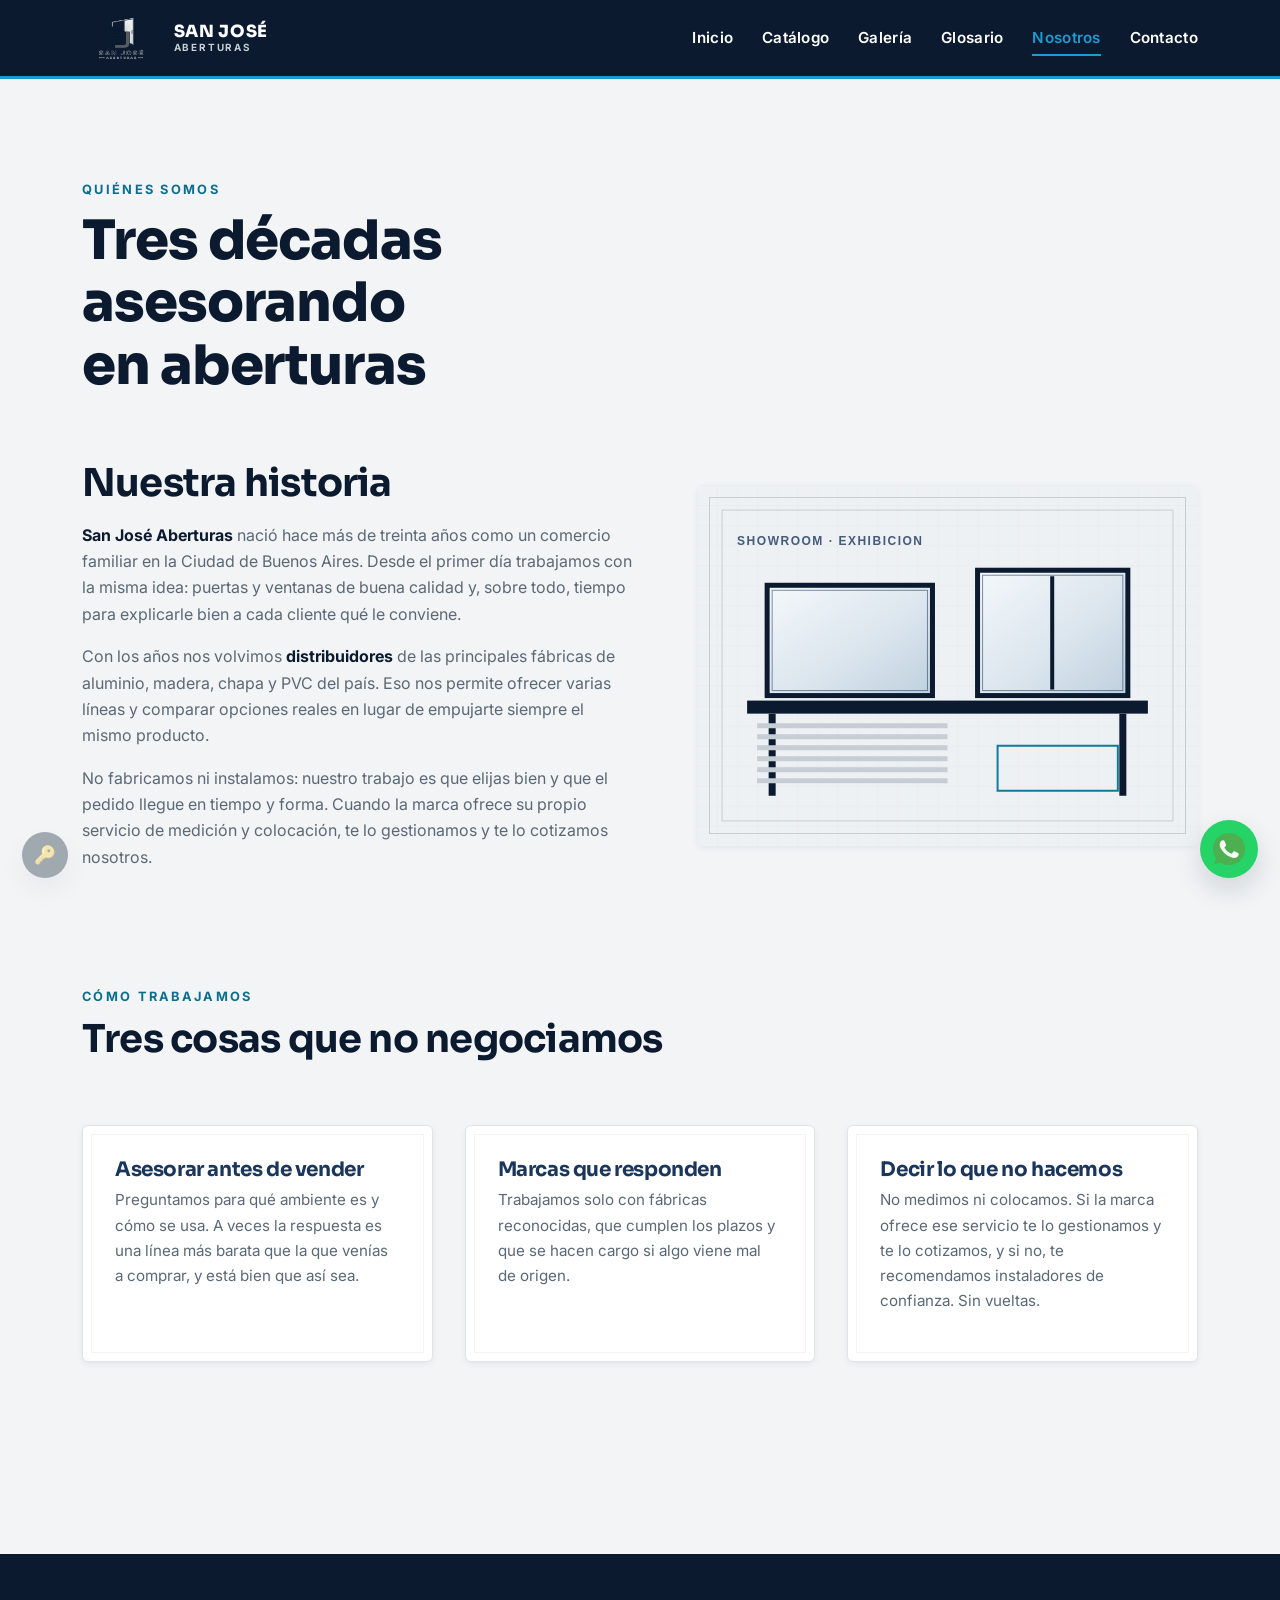
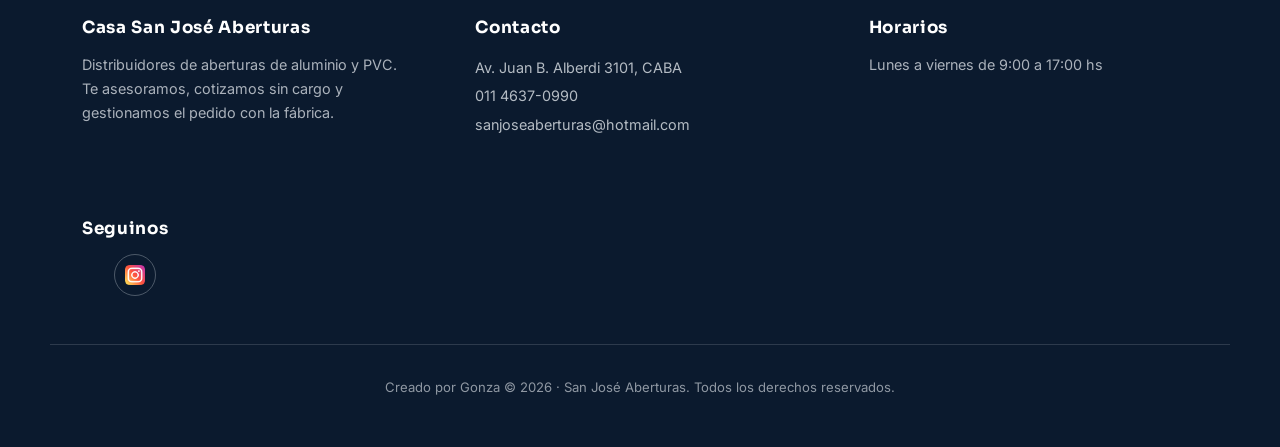
<file: pages/nosotros.html>
<!DOCTYPE html>
<html lang="es">

<head>
    <meta charset="UTF-8">
    <meta name="viewport" content="width=device-width, initial-scale=1.0">
    <meta name="theme-color" content="#0B1A2E">

    <title>Quiénes somos | San José Aberturas</title>
    <meta name="description" content="Más de 30 años distribuyendo aberturas de aluminio, madera, chapa y PVC en Buenos Aires. Asesoramiento honesto, marcas reconocidas y cotización sin cargo.">
    <meta name="keywords" content="san josé aberturas, distribuidor de aberturas, corralón de aberturas, empresa familiar, aluminio y PVC">
    <meta name="author" content="TU-NOMBRE">
    <meta name="robots" content="index, follow">
    <link rel="canonical" href="https://sanjose-aberturas.vercel.app/pages/nosotros.html">

    <meta property="og:type" content="website">
    <meta property="og:locale" content="es_AR">
    <meta property="og:site_name" content="San José Aberturas">
    <meta property="og:title" content="Quiénes somos | San José Aberturas">
    <meta property="og:description" content="Más de 30 años distribuyendo aberturas de aluminio, madera, chapa y PVC en Buenos Aires. Asesoramiento honesto, marcas reconocidas y cotización sin cargo.">
    <meta property="og:url" content="https://sanjose-aberturas.vercel.app/pages/nosotros.html">
    <meta property="og:image" content="https://sanjose-aberturas.vercel.app/assets/imgs/logo.png">

    <link rel="icon" href="../assets/imgs/favicon.png" type="image/png">

    <link rel="preconnect" href="https://fonts.googleapis.com">
    <link rel="preconnect" href="https://fonts.gstatic.com" crossorigin>
    <link href="https://fonts.googleapis.com/css2?family=Inter:wght@400;600;700&family=Sora:wght@600;700;800&display=swap"
        rel="stylesheet">

    <link href="https://cdn.jsdelivr.net/npm/bootstrap@5.3.8/dist/css/bootstrap.min.css" rel="stylesheet"
        integrity="sha384-sRIl4kxILFvY47J16cr9ZwB07vP4J8+LH7qKQnuqkuIAvNWLzeN8tE5YBujZqJLB" crossorigin="anonymous">
    <link rel="stylesheet" href="../styles/style.css">
</head>

<body>
    <header class="cabecera sticky-top">
        <nav class="navbar navbar-expand-lg" aria-label="Navegación principal">
            <a class="navbar-brand" href="../index.html">
                <img src="../assets/imgs/logo.png" alt="Logo de San José Aberturas" class="logo" width="120"
                    height="52">
                <span class="marca">
                    <strong>SAN JOSÉ</strong>
                    <span>Aberturas</span>
                </span>
            </a>
            <button class="navbar-toggler" type="button" data-bs-toggle="collapse" data-bs-target="#menuPrincipal"
                aria-controls="menuPrincipal" aria-expanded="false" aria-label="Abrir el menú de navegación">
                <span class="navbar-toggler-icon"></span>
            </button>
            <div class="collapse navbar-collapse" id="menuPrincipal">
                <ul class="navbar-nav ms-auto">
                    <li class="nav-item"><a class="nav-link" href="../index.html">Inicio</a></li>
                    <li class="nav-item"><a class="nav-link" href="./menu.html">Catálogo</a></li>
                    <li class="nav-item"><a class="nav-link" href="./galeria.html">Galería</a></li>
                    <li class="nav-item"><a class="nav-link" href="./glosario.html">Glosario</a></li>
                    <li class="nav-item"><a class="nav-link" href="./nosotros.html" aria-current="page">Nosotros</a></li>
                    <li class="nav-item"><a class="nav-link" href="./contacto.html">Contacto</a></li>
                </ul>
            </div>
        </nav>
    </header>

    <main class="seccion nosotros">
        <div class="contenedor">
            <div class="titulo-seccion">
                <p class="eyebrow">Quiénes somos</p>
                <h1>Tres décadas asesorando en aberturas</h1>
            </div>

            <section class="historia" aria-labelledby="titulo-historia">
                <div class="historia-texto">
                    <h2 id="titulo-historia">Nuestra historia</h2>
                    <p><strong>San José Aberturas</strong> nació hace más de treinta años como un comercio familiar en
                        la Ciudad de Buenos Aires. Desde el primer día trabajamos con la misma idea: puertas y ventanas
                        de buena calidad y, sobre todo, tiempo para explicarle bien a cada cliente qué le conviene.</p>
                    <p>Con los años nos volvimos <strong>distribuidores</strong> de las principales fábricas de
                        aluminio, madera, chapa y PVC del país. Eso nos permite ofrecer varias líneas y comparar
                        opciones reales en lugar de empujarte siempre el mismo producto.</p>
                    <p>No fabricamos ni instalamos: nuestro trabajo es que elijas bien y que el pedido llegue en
                        tiempo y forma. Cuando la marca ofrece su propio servicio de medición y colocación, te lo
                        gestionamos y te lo cotizamos nosotros.</p>
                </div>

                <figure class="historia-figura">
                    <img src="../assets/imgs/showroom.svg"
                        alt="Ilustración del showroom de San José Aberturas con aberturas en exhibición"
                        loading="lazy" width="1000" height="720">
                </figure>
            </section>
        </div>

        <div class="contenedor bloque">
            <div class="titulo-seccion">
                <p class="eyebrow">Cómo trabajamos</p>
                <h2>Tres cosas que no negociamos</h2>
            </div>

            <section class="valores" aria-label="Nuestros valores">
                <article>
                    <h3>Asesorar antes de vender</h3>
                    <p>Preguntamos para qué ambiente es y cómo se usa. A veces la respuesta es una línea más barata
                        que la que venías a comprar, y está bien que así sea.</p>
                </article>
                <article>
                    <h3>Marcas que responden</h3>
                    <p>Trabajamos solo con fábricas reconocidas, que cumplen los plazos y que se hacen cargo si algo
                        viene mal de origen.</p>
                </article>
                <article>
                    <h3>Decir lo que no hacemos</h3>
                    <p>No medimos ni colocamos. Si la marca ofrece ese servicio te lo gestionamos y te lo cotizamos, y
                        si no, te recomendamos instaladores de confianza. Sin vueltas.</p>
                </article>
            </section>
        </div>
    </main>

    <footer class="pie">
        <div class="pie-contenido">
            <div>
                <h2>Casa San José Aberturas</h2>
                <p>Distribuidores de aberturas de aluminio y PVC. Te asesoramos, cotizamos sin cargo y
                    gestionamos el pedido con la fábrica.</p>
            </div>

            <div>
                <h3>Contacto</h3>
                <address>
                    <a href="https://www.google.com/maps/search/?api=1&amp;query=Av.+Juan+B.+Alberdi+3101%2C+CABA"
                        target="_blank" rel="noopener" data-ct="direccion">Av. Juan B. Alberdi 3101, CABA</a>
                    <a data-ct="telefono" href="tel:+541146370990">011 4637-0990</a>
                    <a data-ct="mail" href="mailto:sanjoseaberturas@hotmail.com">sanjoseaberturas@hotmail.com</a>
                </address>
                <button type="button" class="btn-editar-contacto">✎ Editar datos</button>
            </div>

            <div>
                <h3>Horarios</h3>
                <p data-ct="horario">Lunes a viernes de 9:00 a 17:00 hs</p>
            </div>

            <div class="redes">
                <h3>Seguinos</h3>
                <ul>
                    <li>
                        <a href="https://www.instagram.com/casasanjoseaberturas/" target="_blank" rel="noopener"
                            aria-label="Instagram de San José Aberturas">
                            <img src="../assets/logos/instagram.png" alt="" width="20" height="20" loading="lazy">
                        </a>
                    </li>
                    <!-- las otras redes las dejo para cuando las tenga -->
                    <!--
                    <li>
                        <a href="https://www.facebook.com/TU-PAGINA" target="_blank" rel="noopener"
                            aria-label="Facebook de San José Aberturas">
                            <img src="../assets/logos/facebook.png" alt="" width="20" height="20" loading="lazy">
                        </a>
                    </li>
                    <li>
                        <a href="https://www.x.com/TU-CUENTA" target="_blank" rel="noopener"
                            aria-label="X de San José Aberturas">
                            <img src="../assets/logos/x.png" alt="" width="20" height="20" loading="lazy">
                        </a>
                    </li>
                    <li>
                        <a href="https://www.youtube.com/@TU-CANAL" target="_blank" rel="noopener"
                            aria-label="YouTube de San José Aberturas">
                            <img src="../assets/logos/yt.png" alt="" width="20" height="20" loading="lazy">
                        </a>
                    </li>
                    -->
                </ul>
            </div>
        </div>

        <p class="copy">Creado por Gonza &copy; 2026 · San José Aberturas. Todos los derechos reservados.</p>

        <a class="wa-flotante" data-ct="whatsapp-link" href="https://wa.me/5491133805140" target="_blank" rel="noopener"
            aria-label="Escribinos por WhatsApp">
            <img src="../assets/logos/whatsapp.png" alt="" width="32" height="32" loading="lazy">
        </a>
    </footer>

    <!-- acceso administrador -->
    <button type="button" class="btn-admin" id="btnAdmin" title="Acceso administrador" aria-label="Acceso administrador">🔑</button>
    <script src="../assets/js/admin.js"></script>

    <script src="https://cdn.jsdelivr.net/npm/bootstrap@5.3.8/dist/js/bootstrap.bundle.min.js"
        integrity="sha384-FKyoEForCGlyvwx9Hj09JcYn3nv7wiPVlz7YYwJrWVcXK/BmnVDxM+D2scQbITxI"
        crossorigin="anonymous"></script>
</body>

</html>
</file>
<file: styles/style.css>
.glosario .glo-item .glo-mas, .glosario .glo-agregar, .catalogo .grupo-cabecera .grupo-titulo .grupo-num, .item-agregar,
.obra-agregar, .obra-admin .mini-admin, .pie .redes ul li a, .pie .wa-flotante {
  display: flex;
  justify-content: center;
  align-items: center;
}

.glosario .glo-item, .contacto .formulario, .contacto .datos-directos .ficha, .contacto .datos-directos .mapa, .nosotros .valores article, .galeria .obra, .catalogo .grupo, .tarjeta {
  background-color: #ffffff;
  border: 1px solid #dfe4e9;
  border-radius: 6px;
  box-shadow: 0 2px 6px rgba(11, 26, 46, 0.06);
  transition: transform 0.35s cubic-bezier(0.22, 0.61, 0.36, 1), box-shadow 0.35s cubic-bezier(0.22, 0.61, 0.36, 1), border-color 0.35s cubic-bezier(0.22, 0.61, 0.36, 1);
}

.hero .hero-grid, .datos ul, .contenedor, .pie .pie-contenido, .pie .copy, .cabecera .navbar {
  width: 100%;
  max-width: 1180px;
  margin-inline: auto;
  padding-inline: 2rem;
}
@media (max-width: 567px) {
  .hero .hero-grid, .datos ul, .contenedor, .pie .pie-contenido, .pie .copy, .cabecera .navbar {
    padding-inline: 1rem;
  }
}

.contacto .datos-directos .ficha dl dd a, .pie address a {
  text-decoration: none;
  color: inherit;
}

@keyframes aparecer {
  from {
    opacity: 0;
    transform: translateY(28px);
  }
  to {
    opacity: 1;
    transform: translateY(0);
  }
}
@keyframes abrir-marco {
  from {
    clip-path: inset(0 100% 0 0);
  }
  to {
    clip-path: inset(0 0 0 0);
  }
}
@keyframes latido {
  0%, 100% {
    transform: scale(1);
  }
  50% {
    transform: scale(1.08);
  }
}
*,
*::before,
*::after {
  margin: 0;
  padding: 0;
  box-sizing: border-box;
}

html {
  scroll-behavior: smooth;
}

body {
  font-family: "Inter", "Segoe UI", sans-serif;
  font-size: 1rem;
  line-height: 1.65;
  color: #26303c;
  background-color: #f2f4f6;
  -webkit-font-smoothing: antialiased;
}

h1,
h2,
h3,
h4 {
  font-family: "Sora", "Segoe UI", sans-serif;
  color: #0b1a2e;
  line-height: 1.15;
  letter-spacing: -0.02em;
  text-wrap: balance;
}

h1 {
  font-size: clamp(2.1rem, 4.5vw, 3.4rem);
  font-weight: 800;
}

h2 {
  font-size: clamp(1.7rem, 3vw, 2.4rem);
  font-weight: 700;
}

h3 {
  font-size: 1.25rem;
  font-weight: 700;
}

p {
  max-width: 68ch;
}

a {
  color: #1a365d;
  transition: color 0.35s cubic-bezier(0.22, 0.61, 0.36, 1);
}
a:hover, a:focus-visible {
  color: #0b6e8f;
}

img,
picture,
svg {
  display: block;
  max-width: 100%;
  height: auto;
}

ul {
  list-style: none;
}

:focus-visible {
  outline: 3px solid #1b9bd1;
  outline-offset: 3px;
}

.solo-lectores {
  position: absolute;
  width: 1px;
  height: 1px;
  overflow: hidden;
  clip: rect(0 0 0 0);
  white-space: nowrap;
}

@media (prefers-reduced-motion: reduce) {
  *,
  *::before,
  *::after {
    animation-duration: 0.01ms !important;
    animation-iteration-count: 1 !important;
    transition-duration: 0.01ms !important;
    scroll-behavior: auto !important;
  }
}
.cabecera {
  background-color: #0b1a2e;
  border-bottom: 3px solid #1b9bd1;
}
.cabecera .navbar {
  padding-block: 0.75rem;
  --bs-navbar-padding-x: 0;
  --bs-navbar-color: #ffffff;
  --bs-navbar-hover-color: #5ecdf0;
  --bs-navbar-active-color: #5ecdf0;
}
.cabecera .navbar-brand {
  display: flex;
  flex-direction: row;
  flex-wrap: nowrap;
  justify-content: flex-start;
  align-items: center;
  gap: 0.85rem;
  padding: 0;
}
.cabecera .navbar-brand .logo {
  height: 52px;
  width: auto;
  transition: transform 0.35s cubic-bezier(0.22, 0.61, 0.36, 1);
}
.cabecera .navbar-brand .marca {
  display: flex;
  flex-direction: column;
  flex-wrap: nowrap;
  justify-content: center;
  align-items: flex-start;
  gap: 0;
  line-height: 1.1;
}
.cabecera .navbar-brand .marca strong {
  font-family: "Sora", "Segoe UI", sans-serif;
  font-size: 1.05rem;
  font-weight: 800;
  letter-spacing: 0.04em;
  color: #ffffff;
}
.cabecera .navbar-brand .marca span {
  display: inline-block;
  font-family: "Inter", "Segoe UI", sans-serif;
  font-size: 0.8rem;
  font-weight: 700;
  letter-spacing: 0.18em;
  text-transform: uppercase;
  color: #0b6e8f;
  font-size: 0.62rem;
  color: #c7cdd4;
}
.cabecera .navbar-brand:hover .logo {
  transform: scale(1.05) rotate(-1deg);
}
@media (max-width: 567px) {
  .cabecera .navbar-brand .logo {
    height: 40px;
  }
  .cabecera .navbar-brand .marca strong {
    font-size: 0.9rem;
  }
}
.cabecera .navbar-toggler {
  border: 1px solid rgba(199, 205, 212, 0.5);
  border-radius: 4px;
  padding: 0.35rem 0.6rem;
}
.cabecera .navbar-toggler:focus {
  box-shadow: 0 0 0 3px rgba(27, 155, 209, 0.45);
}
.cabecera .navbar-nav {
  display: flex;
  flex-direction: row;
  flex-wrap: nowrap;
  justify-content: flex-end;
  align-items: center;
  gap: 1.8rem;
}
.cabecera .navbar-nav .nav-link {
  position: relative;
  font-size: 0.95rem;
  font-weight: 600;
  letter-spacing: 0.02em;
  color: #ffffff;
  padding: 0.35rem 0;
  transition: color 0.35s cubic-bezier(0.22, 0.61, 0.36, 1);
}
.cabecera .navbar-nav .nav-link::after {
  content: "";
  position: absolute;
  left: 0;
  bottom: 0;
  width: 100%;
  height: 2px;
  background-color: #1b9bd1;
  transform: scaleX(0);
  transform-origin: left;
  transition: transform 0.35s cubic-bezier(0.22, 0.61, 0.36, 1);
}
.cabecera .navbar-nav .nav-link:hover, .cabecera .navbar-nav .nav-link:focus-visible {
  color: #1b9bd1;
}
.cabecera .navbar-nav .nav-link:hover::after, .cabecera .navbar-nav .nav-link:focus-visible::after, .cabecera .navbar-nav .nav-link[aria-current=page]::after {
  transform: scaleX(1);
}
.cabecera .navbar-nav .nav-link[aria-current=page] {
  color: #1b9bd1;
}
@media (max-width: 967px) {
  .cabecera .navbar-nav {
    display: flex;
    flex-direction: column;
    flex-wrap: nowrap;
    justify-content: flex-start;
    align-items: flex-start;
    gap: 0;
    padding-block: 1rem;
  }
  .cabecera .navbar-nav .nav-link {
    width: 100%;
    padding: 0.6rem 0;
    border-bottom: 1px solid rgba(199, 205, 212, 0.15);
  }
}

.pie {
  background-color: #0b1a2e;
  color: #c7cdd4;
  margin-top: 6rem;
  padding-block: 4rem 2rem;
}
.pie .pie-contenido {
  display: grid;
  grid-template-columns: repeat(auto-fit, minmax(240px, 1fr));
  gap: 4rem;
  padding-bottom: 2rem;
  border-bottom: 1px solid rgba(199, 205, 212, 0.18);
}
.pie h2,
.pie h3 {
  color: #ffffff;
  font-size: 1.05rem;
  letter-spacing: 0.04em;
  margin-bottom: 1rem;
}
.pie p {
  font-size: 0.9rem;
  color: rgba(199, 205, 212, 0.85);
}
.pie address {
  font-style: normal;
  font-size: 0.9rem;
}
.pie address a {
  color: rgba(199, 205, 212, 0.9);
  display: block;
  padding-block: 0.15rem;
}
.pie address a:hover, .pie address a:focus-visible {
  color: #5ecdf0;
}
.pie .redes ul {
  display: flex;
  flex-direction: row;
  flex-wrap: wrap;
  justify-content: flex-start;
  align-items: center;
  gap: 0.9rem;
}
.pie .redes ul li a {
  width: 42px;
  height: 42px;
  border: 1px solid rgba(199, 205, 212, 0.35);
  border-radius: 50%;
  transition: background-color 0.35s cubic-bezier(0.22, 0.61, 0.36, 1), transform 0.35s cubic-bezier(0.22, 0.61, 0.36, 1), border-color 0.35s cubic-bezier(0.22, 0.61, 0.36, 1);
}
.pie .redes ul li a img {
  width: 20px;
  height: 20px;
  object-fit: contain;
}
.pie .redes ul li a:hover, .pie .redes ul li a:focus-visible {
  background-color: #1b9bd1;
  border-color: #1b9bd1;
  transform: translateY(-4px) rotate(-6deg);
}
.pie .wa-flotante {
  position: fixed;
  right: 22px;
  bottom: 22px;
  z-index: 1030;
  width: 58px;
  height: 58px;
  border-radius: 50%;
  background-color: #25d366;
  box-shadow: 0 12px 28px rgba(11, 26, 46, 0.14);
  animation: latido 2.6s ease-in-out infinite;
}
.pie .wa-flotante img {
  width: 32px;
  height: 32px;
}
.pie .wa-flotante:hover, .pie .wa-flotante:focus-visible {
  animation-play-state: paused;
  background-color: #1ebe5a;
}
@media (max-width: 567px) {
  .pie .wa-flotante {
    width: 50px;
    height: 50px;
    right: 14px;
    bottom: 14px;
  }
  .pie .wa-flotante img {
    width: 27px;
    height: 27px;
  }
}
.pie .copy {
  padding-top: 2rem;
  text-align: center;
  font-size: 0.82rem;
  color: rgba(199, 205, 212, 0.7);
}

.boton--claro, .boton--linea, .boton {
  display: inline-flex;
  align-items: center;
  gap: 0.5rem;
  padding: 0.8rem 1.6rem;
  border: 1px solid transparent;
  border-radius: 4px;
  font-family: "Inter", "Segoe UI", sans-serif;
  font-size: 0.95rem;
  font-weight: 700;
  letter-spacing: 0.02em;
  text-decoration: none;
  cursor: pointer;
  transition: background-color 0.35s cubic-bezier(0.22, 0.61, 0.36, 1), color 0.35s cubic-bezier(0.22, 0.61, 0.36, 1), transform 0.35s cubic-bezier(0.22, 0.61, 0.36, 1), box-shadow 0.35s cubic-bezier(0.22, 0.61, 0.36, 1);
}
.boton--claro:hover, .boton--linea:hover, .boton:hover, .boton--claro:focus-visible, .boton--linea:focus-visible, .boton:focus-visible {
  transform: translateY(-2px);
}
.boton--claro:active, .boton--linea:active, .boton:active {
  transform: translateY(0);
}

.boton {
  background-color: #1b9bd1;
  color: #0b1a2e;
}
.boton:hover, .boton:focus-visible {
  background-color: #0a5b77;
  color: #ffffff;
  box-shadow: 0 8px 18px rgba(27, 155, 209, 0.35);
}

.boton--linea {
  background-color: transparent;
  color: #1a365d;
  border-color: #1a365d;
}
.boton--linea:hover, .boton--linea:focus-visible {
  background-color: #1a365d;
  color: #ffffff;
}

.boton--claro {
  background-color: transparent;
  color: #ffffff;
  border-color: rgba(255, 255, 255, 0.55);
}
.boton--claro:hover, .boton--claro:focus-visible {
  background-color: #ffffff;
  color: #0b1a2e;
}

.boton .flecha,
.boton--linea .flecha,
.boton--claro .flecha {
  transition: transform 0.35s cubic-bezier(0.22, 0.61, 0.36, 1);
}
.boton:hover .flecha, .boton:focus-visible .flecha,
.boton--linea:hover .flecha,
.boton--linea:focus-visible .flecha,
.boton--claro:hover .flecha,
.boton--claro:focus-visible .flecha {
  transform: translateX(5px);
}

.titulo-seccion {
  margin-bottom: 4rem;
  max-width: 60ch;
}
.titulo-seccion .eyebrow {
  display: inline-block;
  font-family: "Inter", "Segoe UI", sans-serif;
  font-size: 0.8rem;
  font-weight: 700;
  letter-spacing: 0.18em;
  text-transform: uppercase;
  color: #0b6e8f;
  margin-bottom: 0.6rem;
}
.titulo-seccion h2 {
  margin-bottom: 0.5rem;
}
.titulo-seccion p {
  color: #5b6875;
}
.titulo-seccion--centrado {
  margin-inline: auto;
  text-align: center;
}
.titulo-seccion--centrado p {
  margin-inline: auto;
}

.seccion {
  padding-block: 6rem;
}
@media (max-width: 967px) {
  .seccion {
    padding-block: 4rem;
  }
}

.acciones-cta {
  display: flex;
  flex-direction: row;
  flex-wrap: wrap;
  justify-content: flex-start;
  align-items: center;
  gap: 1rem;
  margin-top: 4rem;
}

.bloque {
  margin-top: 6rem;
}
@media (max-width: 967px) {
  .bloque {
    margin-top: 4rem;
  }
}

.tarjeta {
  overflow: hidden;
  display: flex;
  flex-direction: column;
}
.tarjeta .tarjeta-figura {
  position: relative;
}
.tarjeta .tarjeta-figura::before {
  content: "";
  position: absolute;
  inset: 14px;
  border: 1px solid rgba(255, 255, 255, 0.75);
  pointer-events: none;
  transition: inset 0.35s cubic-bezier(0.22, 0.61, 0.36, 1), border-color 0.35s cubic-bezier(0.22, 0.61, 0.36, 1);
}
.tarjeta .tarjeta-figura {
  overflow: hidden;
  background-color: #f2f4f6;
}
.tarjeta .tarjeta-figura img {
  width: 100%;
  aspect-ratio: 4/3;
  object-fit: cover;
  transition: transform 0.6s cubic-bezier(0.22, 0.61, 0.36, 1);
}
.tarjeta .tarjeta-cuerpo {
  display: flex;
  flex-direction: column;
  flex-wrap: nowrap;
  justify-content: flex-start;
  align-items: flex-start;
  gap: 0.6rem;
  padding: 2rem;
  flex-grow: 1;
}
.tarjeta .tarjeta-cuerpo .medida {
  display: inline-block;
  font-family: "Inter", "Segoe UI", sans-serif;
  font-size: 0.8rem;
  font-weight: 700;
  letter-spacing: 0.18em;
  text-transform: uppercase;
  color: #5b6875;
  font-size: 0.7rem;
}
.tarjeta .tarjeta-cuerpo p {
  color: #5b6875;
  font-size: 0.95rem;
  flex-grow: 1;
}
.tarjeta:hover, .tarjeta:focus-within {
  transform: translateY(-8px);
  box-shadow: 0 12px 28px rgba(11, 26, 46, 0.14);
  border-color: #1b9bd1;
}
.tarjeta:hover .tarjeta-figura img, .tarjeta:focus-within .tarjeta-figura img {
  transform: scale(1.06);
}
.tarjeta:hover .tarjeta-figura::before, .tarjeta:focus-within .tarjeta-figura::before {
  inset: 22px;
  border-color: #1b9bd1;
}

.animar {
  animation: aparecer 0.7s both;
}
.animar:nth-child(2) {
  animation-delay: 0.12s;
}
.animar:nth-child(3) {
  animation-delay: 0.24s;
}
.animar:nth-child(4) {
  animation-delay: 0.36s;
}
.animar:nth-child(5) {
  animation-delay: 0.48s;
}
.animar:nth-child(6) {
  animation-delay: 0.6s;
}

.btn-admin {
  position: fixed;
  left: 22px;
  bottom: 22px;
  z-index: 1030;
  width: 46px;
  height: 46px;
  border: none;
  border-radius: 50%;
  background-color: #0b1a2e;
  color: #ffffff;
  font-size: 1.1rem;
  cursor: pointer;
  opacity: 0.35;
  box-shadow: 0 12px 28px rgba(11, 26, 46, 0.14);
  transition: opacity 0.35s cubic-bezier(0.22, 0.61, 0.36, 1), transform 0.35s cubic-bezier(0.22, 0.61, 0.36, 1), background-color 0.35s cubic-bezier(0.22, 0.61, 0.36, 1);
}
.btn-admin:hover, .btn-admin:focus-visible {
  opacity: 1;
  transform: scale(1.08);
}
@media (max-width: 567px) {
  .btn-admin {
    left: 14px;
    bottom: 78px;
    width: 40px;
    height: 40px;
  }
}

body.admin-on .btn-admin {
  opacity: 1;
  background-color: #0a5b77;
}

body.admin-on::before {
  content: "MODO ADMINISTRADOR";
  position: fixed;
  top: 0;
  left: 0;
  right: 0;
  z-index: 1040;
  background-color: #1b9bd1;
  color: #0b1a2e;
  font-family: "Inter", "Segoe UI", sans-serif;
  font-size: 0.72rem;
  font-weight: 700;
  letter-spacing: 0.15em;
  text-align: center;
  padding: 3px;
}

.mini-admin {
  border: 1px solid #dfe4e9;
  background-color: #ffffff;
  border-radius: 4px;
  padding: 0.25rem 0.55rem;
  font-family: "Inter", "Segoe UI", sans-serif;
  font-size: 0.78rem;
  font-weight: 600;
  cursor: pointer;
  transition: background-color 0.35s cubic-bezier(0.22, 0.61, 0.36, 1), color 0.35s cubic-bezier(0.22, 0.61, 0.36, 1), border-color 0.35s cubic-bezier(0.22, 0.61, 0.36, 1);
}
.mini-admin.editar {
  color: #1a365d;
}
.mini-admin.editar:hover {
  background-color: #1a365d;
  color: #ffffff;
}
.mini-admin.borrar {
  color: #c0392b;
}
.mini-admin.borrar:hover {
  background-color: #c0392b;
  color: #ffffff;
  border-color: #c0392b;
}

.item-admin {
  display: flex;
  flex-direction: row;
  flex-wrap: wrap;
  justify-content: flex-start;
  align-items: center;
  gap: 0.4rem;
  margin-top: 0.7rem;
}

.item-agregar,
.obra-agregar {
  border: 2px dashed #1b9bd1;
  border-radius: 6px;
  background-color: rgba(27, 155, 209, 0.05);
  color: #0b6e8f;
  font-family: "Sora", "Segoe UI", sans-serif;
  font-size: 0.95rem;
  font-weight: 700;
  cursor: pointer;
  min-height: 120px;
  padding: 2rem;
  transition: background-color 0.35s cubic-bezier(0.22, 0.61, 0.36, 1);
}
.item-agregar:hover,
.obra-agregar:hover {
  background-color: rgba(27, 155, 209, 0.12);
}

.obra-admin {
  position: absolute;
  top: 8px;
  right: 8px;
  z-index: 3;
  display: flex;
  flex-direction: row;
  flex-wrap: nowrap;
  justify-content: flex-end;
  align-items: center;
  gap: 0.35rem;
}
.obra-admin .mini-admin {
  width: 32px;
  height: 32px;
  padding: 0;
}

.btn-editar-contacto {
  display: none;
  align-items: center;
  gap: 0.4rem;
  margin-top: 1rem;
  padding: 0.5rem 1rem;
  border: 1px solid #1b9bd1;
  border-radius: 4px;
  background-color: transparent;
  color: #5ecdf0;
  font-family: "Inter", "Segoe UI", sans-serif;
  font-size: 0.85rem;
  font-weight: 600;
  cursor: pointer;
  transition: background-color 0.35s cubic-bezier(0.22, 0.61, 0.36, 1), color 0.35s cubic-bezier(0.22, 0.61, 0.36, 1);
}
.btn-editar-contacto:hover {
  background-color: #1b9bd1;
  color: #0b1a2e;
}

.adm-overlay {
  display: none;
  position: fixed;
  inset: 0;
  z-index: 2000;
  background-color: rgba(11, 26, 46, 0.6);
  backdrop-filter: blur(3px);
  padding: 2rem;
  overflow-y: auto;
}
.adm-overlay.visible {
  display: flex;
  flex-direction: row;
  flex-wrap: nowrap;
  justify-content: center;
  align-items: flex-start;
  gap: 0;
  padding-top: 8vh;
}

.adm-box {
  width: 100%;
  max-width: 420px;
  background-color: #ffffff;
  border-radius: 6px;
  box-shadow: 0 12px 28px rgba(11, 26, 46, 0.14);
  padding: 2rem;
  animation: aparecer 0.3s ease;
}
.adm-box.ancho {
  max-width: 520px;
}
.adm-box h3 {
  font-family: "Sora", "Segoe UI", sans-serif;
  font-size: 1.3rem;
  color: #0b1a2e;
  margin-bottom: 1rem;
}
.adm-box label {
  display: block;
  font-size: 0.82rem;
  font-weight: 600;
  color: #1a365d;
  margin-top: 1rem;
  margin-bottom: 0.25rem;
}
.adm-box input,
.adm-box select,
.adm-box textarea {
  width: 100%;
  padding: 0.6rem 0.75rem;
  font-family: "Inter", "Segoe UI", sans-serif;
  font-size: 0.95rem;
  color: #26303c;
  background-color: #f2f4f6;
  border: 1px solid #dfe4e9;
  border-radius: 4px;
  transition: border-color 0.35s cubic-bezier(0.22, 0.61, 0.36, 1), box-shadow 0.35s cubic-bezier(0.22, 0.61, 0.36, 1);
}
.adm-box input:focus,
.adm-box select:focus,
.adm-box textarea:focus {
  outline: none;
  background-color: #ffffff;
  border-color: #1b9bd1;
  box-shadow: 0 0 0 3px rgba(27, 155, 209, 0.18);
}
.adm-box textarea {
  resize: vertical;
}
.adm-box .adm-nota {
  font-size: 0.78rem;
  color: #5b6875;
  margin-top: 0.35rem;
}
.adm-box .adm-error {
  color: #c0392b;
  font-size: 0.85rem;
  min-height: 1.2rem;
  margin-top: 0.4rem;
}
.adm-box .adm-acciones {
  display: flex;
  flex-direction: row;
  flex-wrap: wrap;
  justify-content: flex-start;
  align-items: center;
  gap: 1rem;
  margin-top: 2rem;
}

#adminToast {
  position: fixed;
  bottom: -80px;
  left: 50%;
  transform: translateX(-50%);
  z-index: 2100;
  background-color: #0b1a2e;
  color: #ffffff;
  padding: 0.75rem 1.4rem;
  border-radius: 999px;
  font-family: "Inter", "Segoe UI", sans-serif;
  font-size: 0.9rem;
  font-weight: 600;
  box-shadow: 0 12px 28px rgba(11, 26, 46, 0.14);
  transition: bottom 0.4s cubic-bezier(0.22, 0.61, 0.36, 1);
}
#adminToast.show {
  bottom: 28px;
}
#adminToast.ok {
  background-color: #1e8e4f;
}
#adminToast.err {
  background-color: #c0392b;
}

#lightbox {
  display: none;
  position: fixed;
  inset: 0;
  z-index: 2200;
  background-color: rgba(11, 26, 46, 0.92);
  backdrop-filter: blur(4px);
  padding: 2rem;
}
#lightbox.visible {
  display: flex;
  flex-direction: row;
  flex-wrap: nowrap;
  justify-content: center;
  align-items: center;
  gap: 0;
}
#lightbox .lb-figura {
  margin: 0;
  max-width: min(92vw, 1100px);
  max-height: 90vh;
  display: flex;
  flex-direction: column;
  flex-wrap: nowrap;
  justify-content: center;
  align-items: center;
  gap: 1rem;
  animation: aparecer 0.35s ease;
}
#lightbox .lb-figura img {
  max-width: 100%;
  max-height: 74vh;
  width: auto;
  object-fit: contain;
  border-radius: 6px;
  box-shadow: 0 20px 60px rgba(0, 0, 0, 0.5);
  background-color: #f2f4f6;
}
#lightbox .lb-figura figcaption {
  text-align: center;
  color: #ffffff;
  max-width: 60ch;
}
#lightbox .lb-figura figcaption strong {
  display: block;
  font-family: "Sora", "Segoe UI", sans-serif;
  font-size: 1.2rem;
  margin-bottom: 0.2rem;
}
#lightbox .lb-figura figcaption span {
  font-size: 0.95rem;
  color: rgba(199, 205, 212, 0.9);
}
#lightbox .lb-cerrar {
  position: absolute;
  top: 18px;
  right: 22px;
  width: 46px;
  height: 46px;
  border: none;
  border-radius: 50%;
  background-color: rgba(255, 255, 255, 0.12);
  color: #ffffff;
  font-size: 1.4rem;
  cursor: pointer;
  transition: background-color 0.35s cubic-bezier(0.22, 0.61, 0.36, 1), transform 0.35s cubic-bezier(0.22, 0.61, 0.36, 1);
}
#lightbox .lb-cerrar:hover {
  background-color: rgba(255, 255, 255, 0.25);
  transform: rotate(90deg);
}
#lightbox .lb-flecha {
  display: none;
  position: absolute;
  top: 50%;
  transform: translateY(-50%);
  width: 54px;
  height: 54px;
  border: none;
  border-radius: 50%;
  background-color: rgba(255, 255, 255, 0.12);
  color: #ffffff;
  font-size: 2rem;
  line-height: 1;
  cursor: pointer;
  transition: background-color 0.35s cubic-bezier(0.22, 0.61, 0.36, 1), transform 0.35s cubic-bezier(0.22, 0.61, 0.36, 1);
}
#lightbox .lb-flecha:hover {
  background-color: #1b9bd1;
}
#lightbox .lb-flecha.lb-prev {
  left: 20px;
}
#lightbox .lb-flecha.lb-next {
  right: 20px;
}
#lightbox.con-flechas .lb-flecha {
  display: flex;
  flex-direction: row;
  flex-wrap: nowrap;
  justify-content: center;
  align-items: center;
  gap: 0;
}
@media (max-width: 567px) {
  #lightbox .lb-flecha {
    width: 44px;
    height: 44px;
    font-size: 1.6rem;
  }
  #lightbox .lb-flecha.lb-prev {
    left: 8px;
  }
  #lightbox .lb-flecha.lb-next {
    right: 8px;
  }
  #lightbox .lb-figura img {
    max-height: 66vh;
  }
}

.hero {
  background-color: #0b1a2e;
  color: #ffffff;
  overflow: hidden;
  padding-block: 6rem;
}
.hero .hero-grid {
  display: grid;
  grid-template-columns: 1.05fr 1fr;
  align-items: center;
  gap: 4rem;
}
.hero .hero-texto {
  animation: aparecer 0.8s both;
}
.hero .hero-texto .eyebrow {
  display: inline-block;
  font-family: "Inter", "Segoe UI", sans-serif;
  font-size: 0.8rem;
  font-weight: 700;
  letter-spacing: 0.18em;
  text-transform: uppercase;
  color: #5ecdf0;
  margin-bottom: 1rem;
}
.hero .hero-texto h1 {
  color: #ffffff;
  margin-bottom: 1rem;
}
.hero .hero-texto h1 em {
  font-style: normal;
  color: #5ecdf0;
}
.hero .hero-texto p {
  color: rgba(199, 205, 212, 0.92);
  font-size: 1.05rem;
  margin-bottom: 2rem;
}
.hero .hero-texto .hero-acciones {
  display: flex;
  flex-direction: row;
  flex-wrap: wrap;
  justify-content: flex-start;
  align-items: center;
  gap: 1rem;
}
.hero .hero-figura {
  position: relative;
}
.hero .hero-figura::before {
  content: "";
  position: absolute;
  inset: 14px;
  border: 1px solid rgba(199, 205, 212, 0.45);
  pointer-events: none;
  transition: inset 0.35s cubic-bezier(0.22, 0.61, 0.36, 1), border-color 0.35s cubic-bezier(0.22, 0.61, 0.36, 1);
}
.hero .hero-figura {
  animation: abrir-marco 1s 0.2s both;
}
.hero .hero-figura img {
  width: 100%;
  border-radius: 6px;
}
@media (max-width: 967px) {
  .hero {
    padding-block: 4rem;
  }
  .hero .hero-grid {
    grid-template-columns: 1fr;
    gap: 2rem;
  }
  .hero .hero-figura {
    order: -1;
  }
}

.datos {
  background-color: #1a365d;
  color: #ffffff;
}
.datos ul {
  display: grid;
  grid-template-columns: repeat(auto-fit, minmax(180px, 1fr));
  gap: 0;
  padding-block: 2rem;
  text-align: center;
}
.datos ul li {
  padding: 1rem;
  border-right: 1px solid rgba(255, 255, 255, 0.18);
}
.datos ul li:last-child {
  border-right: none;
}
.datos ul li strong {
  display: block;
  font-family: "Sora", "Segoe UI", sans-serif;
  font-size: 2.1rem;
  font-weight: 800;
  color: #5ecdf0;
  line-height: 1.1;
}
.datos ul li span {
  font-size: 0.85rem;
  letter-spacing: 0.06em;
  text-transform: uppercase;
  color: rgba(255, 255, 255, 0.85);
}
@media (max-width: 567px) {
  .datos ul li {
    border-right: none;
    border-bottom: 1px solid rgba(255, 255, 255, 0.18);
  }
  .datos ul li:last-child {
    border-bottom: none;
  }
}

.categorias .grilla-categorias {
  display: grid;
  grid-template-columns: repeat(auto-fit, minmax(290px, 1fr));
  gap: 2rem;
}

.proceso {
  background-color: #ffffff;
  border-block: 1px solid #dfe4e9;
}
.proceso .pasos {
  display: grid;
  grid-template-columns: repeat(auto-fit, minmax(240px, 1fr));
  gap: 2rem;
  counter-reset: paso;
}
.proceso .pasos li {
  counter-increment: paso;
  padding-top: 2rem;
  border-top: 3px solid #dfe4e9;
  transition: border-color 0.35s cubic-bezier(0.22, 0.61, 0.36, 1);
}
.proceso .pasos li::before {
  content: counter(paso, decimal-leading-zero);
  display: block;
  font-family: "Sora", "Segoe UI", sans-serif;
  font-size: 2rem;
  font-weight: 800;
  color: #c7cdd4;
  line-height: 1;
  margin-bottom: 0.5rem;
  transition: color 0.35s cubic-bezier(0.22, 0.61, 0.36, 1);
}
.proceso .pasos li h3 {
  margin-bottom: 0.4rem;
}
.proceso .pasos li p {
  color: #5b6875;
  font-size: 0.95rem;
}
.proceso .pasos li:hover {
  border-top-color: #1b9bd1;
}
.proceso .pasos li:hover::before {
  color: #0b6e8f;
}

.cta .cta-caja {
  margin-top: 0;
}

.cta-caja {
  display: flex;
  flex-direction: row;
  flex-wrap: wrap;
  justify-content: space-between;
  align-items: center;
  gap: 2rem;
  background-color: #1a365d;
  color: #ffffff;
  border-radius: 6px;
  padding: 4rem;
  margin-top: 4rem;
}
.cta-caja h2 {
  color: #ffffff;
  max-width: 20ch;
}
.cta-caja p {
  color: rgba(199, 205, 212, 0.9);
  max-width: 46ch;
}
@media (max-width: 567px) {
  .cta-caja {
    padding: 2rem;
    text-align: center;
    justify-content: center;
  }
}

.catalogo .filtros {
  display: flex;
  flex-direction: row;
  flex-wrap: wrap;
  justify-content: flex-start;
  align-items: center;
  gap: 0.6rem;
  margin-bottom: 4rem;
}
.catalogo .filtro {
  padding: 0.55rem 1.2rem;
  border: 1px solid #dfe4e9;
  border-radius: 999px;
  background-color: #ffffff;
  font-family: "Inter", "Segoe UI", sans-serif;
  font-size: 0.9rem;
  font-weight: 600;
  color: #26303c;
  cursor: pointer;
  transition: background-color 0.35s cubic-bezier(0.22, 0.61, 0.36, 1), color 0.35s cubic-bezier(0.22, 0.61, 0.36, 1), border-color 0.35s cubic-bezier(0.22, 0.61, 0.36, 1);
}
.catalogo .filtro:hover {
  border-color: #1b9bd1;
  color: #0b6e8f;
}
.catalogo .filtro.activo {
  background-color: #0b1a2e;
  border-color: #0b1a2e;
  color: #ffffff;
}
.catalogo .grupo {
  overflow: hidden;
  margin-bottom: 2rem;
}
.catalogo .grupo-cabecera {
  display: flex;
  flex-direction: row;
  flex-wrap: nowrap;
  justify-content: space-between;
  align-items: center;
  gap: 1rem;
  padding: 2rem;
  cursor: pointer;
  list-style: none;
  transition: background-color 0.35s cubic-bezier(0.22, 0.61, 0.36, 1);
}
.catalogo .grupo-cabecera::-webkit-details-marker {
  display: none;
}
.catalogo .grupo-cabecera:hover {
  background-color: #f2f4f6;
}
.catalogo .grupo-cabecera .grupo-titulo {
  display: flex;
  flex-direction: row;
  flex-wrap: nowrap;
  justify-content: flex-start;
  align-items: center;
  gap: 1rem;
}
.catalogo .grupo-cabecera .grupo-titulo .grupo-num {
  width: 44px;
  height: 44px;
  border-radius: 50%;
  background-color: rgba(27, 155, 209, 0.12);
  font-family: "Sora", "Segoe UI", sans-serif;
  font-weight: 800;
  color: #0b6e8f;
  font-size: 1.1rem;
}
.catalogo .grupo-cabecera .grupo-titulo h2 {
  font-size: 1.3rem;
  color: #0b1a2e;
}
.catalogo .grupo-cabecera .grupo-titulo span {
  display: block;
  font-size: 0.85rem;
  font-weight: 400;
  color: #5b6875;
}
.catalogo .grupo-cabecera .chevron {
  width: 14px;
  height: 14px;
  border-right: 2.5px solid #1b9bd1;
  border-bottom: 2.5px solid #1b9bd1;
  transform: rotate(45deg);
  transition: transform 0.35s cubic-bezier(0.22, 0.61, 0.36, 1);
  flex-shrink: 0;
}
.catalogo .grupo[open] .grupo-cabecera {
  background-color: #f2f4f6;
}
.catalogo .grupo[open] .grupo-cabecera .chevron {
  transform: rotate(-135deg);
}
.catalogo .grupo-cuerpo {
  padding: 0 2rem 2rem;
  animation: aparecer 0.4s ease;
}
.catalogo .items {
  display: grid;
  grid-template-columns: repeat(auto-fit, minmax(240px, 1fr));
  gap: 2rem;
  margin-top: 1rem;
}
.catalogo .item {
  border: 1px solid #dfe4e9;
  border-radius: 6px;
  overflow: hidden;
  background-color: #ffffff;
  transition: transform 0.35s cubic-bezier(0.22, 0.61, 0.36, 1), box-shadow 0.35s cubic-bezier(0.22, 0.61, 0.36, 1);
}
.catalogo .item .item-foto {
  background-color: #f2f4f6;
  overflow: hidden;
}
.catalogo .item .item-foto img {
  width: 100%;
  aspect-ratio: 4/3;
  object-fit: cover;
  transition: transform 0.5s ease;
}
.catalogo .item .item-texto {
  padding: 1rem;
}
.catalogo .item .item-texto h3 {
  font-size: 1.05rem;
  color: #1a365d;
  margin-bottom: 0.3rem;
}
.catalogo .item .item-texto p {
  font-size: 0.9rem;
  color: #5b6875;
}
.catalogo .item:hover {
  transform: translateY(-5px);
  box-shadow: 0 12px 28px rgba(11, 26, 46, 0.14);
}
.catalogo .item:hover .item-foto img {
  transform: scale(1.05);
}
.catalogo .chips {
  display: flex;
  flex-direction: row;
  flex-wrap: wrap;
  justify-content: flex-start;
  align-items: center;
  gap: 0.5rem;
  margin-top: 2rem;
}
.catalogo .chips li {
  font-size: 0.78rem;
  font-weight: 600;
  letter-spacing: 0.02em;
  color: #1a365d;
  background-color: rgba(26, 54, 93, 0.07);
  border-radius: 999px;
  padding: 0.3rem 0.8rem;
}
.catalogo .aviso {
  margin-top: 2rem;
  padding: 1rem 2rem;
  background-color: rgba(27, 155, 209, 0.08);
  border-left: 3px solid #1b9bd1;
  border-radius: 4px;
  font-size: 0.9rem;
  color: #5b6875;
}

.galeria .grilla-galeria {
  display: grid;
  grid-template-columns: repeat(3, 1fr);
  grid-auto-rows: minmax(220px, auto);
  gap: 2rem;
}
.galeria .obra {
  position: relative;
  overflow: hidden;
  margin: 0;
}
.galeria .obra--grande {
  grid-column: span 2;
  grid-row: span 2;
}
.galeria .obra--mediana {
  grid-column: span 2;
}
.galeria .obra img {
  width: 100%;
  height: 100%;
  object-fit: cover;
  transition: transform 0.7s cubic-bezier(0.22, 0.61, 0.36, 1), filter 0.35s cubic-bezier(0.22, 0.61, 0.36, 1);
}
.galeria .obra figcaption {
  position: absolute;
  inset: auto 0 0 0;
  padding: 2rem 1rem 1rem;
  background: linear-gradient(to top, rgba(11, 26, 46, 0.92) 15%, rgba(11, 26, 46, 0));
  color: #ffffff;
  transform: translateY(30%);
  opacity: 0;
  transition: transform 0.35s cubic-bezier(0.22, 0.61, 0.36, 1), opacity 0.35s cubic-bezier(0.22, 0.61, 0.36, 1);
}
.galeria .obra figcaption strong {
  display: block;
  font-family: "Sora", "Segoe UI", sans-serif;
  font-size: 1rem;
}
.galeria .obra figcaption span {
  font-size: 0.82rem;
  color: rgba(199, 205, 212, 0.9);
}
.galeria .obra:hover, .galeria .obra:focus-within {
  box-shadow: 0 12px 28px rgba(11, 26, 46, 0.14);
}
.galeria .obra:hover img, .galeria .obra:focus-within img {
  transform: scale(1.07);
}
.galeria .obra:hover figcaption, .galeria .obra:focus-within figcaption {
  transform: translateY(0);
  opacity: 1;
}
@media (max-width: 967px) {
  .galeria .obra figcaption {
    transform: translateY(0);
    opacity: 1;
  }
}
@media (min-width: 568px) and (max-width: 967px) {
  .galeria .grilla-galeria {
    grid-template-columns: repeat(2, 1fr);
  }
  .galeria .obra--grande {
    grid-column: span 2;
    grid-row: span 1;
  }
}
@media (max-width: 567px) {
  .galeria .grilla-galeria {
    grid-template-columns: 1fr;
    gap: 1rem;
  }
  .galeria .obra--grande,
  .galeria .obra--mediana {
    grid-column: span 1;
  }
}

.nosotros .historia {
  display: grid;
  grid-template-columns: 1.1fr 1fr;
  align-items: center;
  gap: 4rem;
}
.nosotros .historia .historia-texto h2 {
  margin-bottom: 1rem;
}
.nosotros .historia .historia-texto p + p {
  margin-top: 1rem;
}
.nosotros .historia .historia-texto p {
  color: #5b6875;
}
.nosotros .historia .historia-texto strong {
  color: #0b1a2e;
}
.nosotros .historia .historia-figura {
  position: relative;
}
.nosotros .historia .historia-figura::before {
  content: "";
  position: absolute;
  inset: 12px;
  border: 1px solid #c7cdd4;
  pointer-events: none;
  transition: inset 0.35s cubic-bezier(0.22, 0.61, 0.36, 1), border-color 0.35s cubic-bezier(0.22, 0.61, 0.36, 1);
}
.nosotros .historia .historia-figura img {
  width: 100%;
  border-radius: 6px;
  box-shadow: 0 2px 6px rgba(11, 26, 46, 0.06);
}
@media (max-width: 967px) {
  .nosotros .historia {
    grid-template-columns: 1fr;
    gap: 2rem;
  }
}
.nosotros .linea-tiempo {
  position: relative;
  padding-left: 2rem;
  border-left: 2px solid #dfe4e9;
}
.nosotros .linea-tiempo li {
  position: relative;
  padding-left: 2rem;
  padding-bottom: 2rem;
}
.nosotros .linea-tiempo li::before {
  content: "";
  position: absolute;
  left: calc(-2rem - 7px);
  top: 8px;
  width: 12px;
  height: 12px;
  background-color: #ffffff;
  border: 2px solid #1b9bd1;
  border-radius: 50%;
  transition: transform 0.35s cubic-bezier(0.22, 0.61, 0.36, 1), background-color 0.35s cubic-bezier(0.22, 0.61, 0.36, 1);
}
.nosotros .linea-tiempo li time {
  display: inline-block;
  font-family: "Inter", "Segoe UI", sans-serif;
  font-size: 0.8rem;
  font-weight: 700;
  letter-spacing: 0.18em;
  text-transform: uppercase;
  color: #0b6e8f;
  display: block;
  margin-bottom: 0.2rem;
}
.nosotros .linea-tiempo li p {
  color: #5b6875;
  font-size: 0.95rem;
}
.nosotros .linea-tiempo li:hover::before {
  transform: scale(1.4);
  background-color: #1b9bd1;
}
.nosotros .valores {
  display: grid;
  grid-template-columns: repeat(auto-fit, minmax(250px, 1fr));
  gap: 2rem;
}
.nosotros .valores article {
  position: relative;
}
.nosotros .valores article::before {
  content: "";
  position: absolute;
  inset: 8px;
  border: 1px solid #f2f4f6;
  pointer-events: none;
  transition: inset 0.35s cubic-bezier(0.22, 0.61, 0.36, 1), border-color 0.35s cubic-bezier(0.22, 0.61, 0.36, 1);
}
.nosotros .valores article {
  padding: 2rem;
}
.nosotros .valores article h3 {
  color: #1a365d;
  margin-bottom: 0.4rem;
}
.nosotros .valores article p {
  color: #5b6875;
  font-size: 0.95rem;
}
.nosotros .valores article:hover {
  transform: translateY(-6px);
  box-shadow: 0 12px 28px rgba(11, 26, 46, 0.14);
}
.nosotros .valores article:hover::before {
  border-color: #1b9bd1;
}

.contacto .grilla-contacto {
  display: grid;
  grid-template-columns: 1.15fr 1fr;
  align-items: start;
  gap: 2rem;
}
@media (max-width: 967px) {
  .contacto .grilla-contacto {
    grid-template-columns: 1fr;
  }
}
.contacto .formulario {
  padding: 2rem;
}
.contacto .formulario h2 {
  font-size: 1.4rem;
  margin-bottom: 1rem;
}
.contacto .formulario .campos {
  display: grid;
  grid-template-columns: repeat(2, 1fr);
  gap: 1rem;
}
@media (max-width: 567px) {
  .contacto .formulario .campos {
    grid-template-columns: 1fr;
  }
}
.contacto .formulario .campo {
  display: flex;
  flex-direction: column;
  flex-wrap: nowrap;
  justify-content: flex-start;
  align-items: stretch;
  gap: 0.35rem;
}
.contacto .formulario .campo--ancho {
  grid-column: 1/-1;
}
.contacto .formulario .campo label {
  font-size: 0.85rem;
  font-weight: 600;
  letter-spacing: 0.02em;
  color: #1a365d;
}
.contacto .formulario .campo input,
.contacto .formulario .campo select,
.contacto .formulario .campo textarea {
  width: 100%;
  padding: 0.75rem 0.9rem;
  font-family: "Inter", "Segoe UI", sans-serif;
  font-size: 0.95rem;
  color: #26303c;
  background-color: #f2f4f6;
  border: 1px solid #dfe4e9;
  border-radius: 4px;
  transition: border-color 0.35s cubic-bezier(0.22, 0.61, 0.36, 1), box-shadow 0.35s cubic-bezier(0.22, 0.61, 0.36, 1), background-color 0.35s cubic-bezier(0.22, 0.61, 0.36, 1);
}
.contacto .formulario .campo input::placeholder,
.contacto .formulario .campo select::placeholder,
.contacto .formulario .campo textarea::placeholder {
  color: rgba(91, 104, 117, 0.7);
}
.contacto .formulario .campo input:focus,
.contacto .formulario .campo select:focus,
.contacto .formulario .campo textarea:focus {
  outline: none;
  background-color: #ffffff;
  border-color: #1b9bd1;
  box-shadow: 0 0 0 3px rgba(27, 155, 209, 0.18);
}
.contacto .formulario .campo input:not(:placeholder-shown):invalid,
.contacto .formulario .campo select:not(:placeholder-shown):invalid,
.contacto .formulario .campo textarea:not(:placeholder-shown):invalid {
  border-color: #c0392b;
}
.contacto .formulario .campo textarea {
  resize: vertical;
  min-height: 130px;
}
.contacto .formulario .acciones {
  display: flex;
  flex-direction: row;
  flex-wrap: wrap;
  justify-content: flex-start;
  align-items: center;
  gap: 1rem;
  margin-top: 2rem;
}
.contacto .formulario .legal {
  margin-top: 1rem;
  font-size: 0.8rem;
  color: #5b6875;
}
.contacto .datos-directos {
  display: flex;
  flex-direction: column;
  flex-wrap: nowrap;
  justify-content: flex-start;
  align-items: stretch;
  gap: 2rem;
}
.contacto .datos-directos .ficha {
  padding: 2rem;
}
.contacto .datos-directos .ficha h2,
.contacto .datos-directos .ficha h3 {
  font-size: 1.15rem;
  color: #1a365d;
  margin-bottom: 1rem;
}
.contacto .datos-directos .ficha dl {
  display: grid;
  grid-template-columns: auto 1fr;
  gap: 0.45rem 1rem;
  font-size: 0.93rem;
}
.contacto .datos-directos .ficha dl dt {
  font-weight: 600;
  color: #0b1a2e;
}
.contacto .datos-directos .ficha dl dd {
  color: #5b6875;
}
.contacto .datos-directos .ficha dl dd a {
  color: #1a365d;
  border-bottom: 1px solid rgba(26, 54, 93, 0.25);
}
.contacto .datos-directos .ficha dl dd a:hover, .contacto .datos-directos .ficha dl dd a:focus-visible {
  color: #0b6e8f;
  border-bottom-color: #0b6e8f;
}
.contacto .datos-directos .mapa {
  overflow: hidden;
  padding: 0;
}
.contacto .datos-directos .mapa iframe {
  display: block;
  width: 100%;
  height: 300px;
  border: 0;
  filter: grayscale(0.4) contrast(1.05);
  transition: filter 0.35s cubic-bezier(0.22, 0.61, 0.36, 1);
}
.contacto .datos-directos .mapa iframe:hover {
  filter: none;
}

.glosario .lista-glosario {
  display: flex;
  flex-direction: column;
  flex-wrap: nowrap;
  justify-content: flex-start;
  align-items: stretch;
  gap: 6rem;
}
.glosario .glo-tema .glo-titulo {
  font-size: 1.5rem;
  color: #1a365d;
  margin-bottom: 2rem;
  padding-bottom: 0.5rem;
  border-bottom: 2px solid #dfe4e9;
}
.glosario .glo-lista {
  display: grid;
  grid-template-columns: repeat(auto-fit, minmax(320px, 1fr));
  gap: 1rem;
  align-items: start;
}
.glosario .glo-item {
  overflow: hidden;
}
.glosario .glo-item summary {
  display: flex;
  flex-direction: row;
  flex-wrap: nowrap;
  justify-content: space-between;
  align-items: center;
  gap: 1rem;
  padding: 1rem 2rem;
  cursor: pointer;
  list-style: none;
  transition: background-color 0.35s cubic-bezier(0.22, 0.61, 0.36, 1);
}
.glosario .glo-item summary::-webkit-details-marker {
  display: none;
}
.glosario .glo-item summary:hover {
  background-color: #f2f4f6;
}
.glosario .glo-item .glo-termino {
  font-family: "Sora", "Segoe UI", sans-serif;
  font-weight: 700;
  font-size: 1rem;
  color: #0b1a2e;
}
.glosario .glo-item .glo-mas {
  flex-shrink: 0;
  width: 26px;
  height: 26px;
  border-radius: 50%;
  background-color: rgba(27, 155, 209, 0.12);
  color: #0b6e8f;
  font-size: 1.2rem;
  line-height: 1;
  transition: transform 0.35s cubic-bezier(0.22, 0.61, 0.36, 1), background-color 0.35s cubic-bezier(0.22, 0.61, 0.36, 1);
}
.glosario .glo-item[open] .glo-mas {
  transform: rotate(135deg);
  background-color: #1b9bd1;
  color: #ffffff;
}
.glosario .glo-item[open] summary {
  background-color: #f2f4f6;
}
.glosario .glo-item .glo-def {
  padding: 0 2rem 2rem;
  animation: aparecer 0.3s ease;
}
.glosario .glo-item .glo-def p {
  color: #5b6875;
  font-size: 0.95rem;
}
.glosario .glo-agregar {
  border: 2px dashed #1b9bd1;
  border-radius: 6px;
  background-color: rgba(27, 155, 209, 0.05);
  color: #0b6e8f;
  font-family: "Sora", "Segoe UI", sans-serif;
  font-size: 0.9rem;
  font-weight: 700;
  cursor: pointer;
  min-height: 60px;
  padding: 1rem 2rem;
  transition: background-color 0.35s cubic-bezier(0.22, 0.61, 0.36, 1);
}
.glosario .glo-agregar:hover {
  background-color: rgba(27, 155, 209, 0.12);
}
.glosario .glo-buscador {
  margin-bottom: 4rem;
  position: relative;
}
.glosario .glo-buscador input {
  width: 100%;
  max-width: 480px;
  padding: 0.8rem 1rem;
  font-family: "Inter", "Segoe UI", sans-serif;
  font-size: 1rem;
  color: #26303c;
  background-color: #ffffff;
  border: 1px solid #dfe4e9;
  border-radius: 6px;
  transition: border-color 0.35s cubic-bezier(0.22, 0.61, 0.36, 1), box-shadow 0.35s cubic-bezier(0.22, 0.61, 0.36, 1);
}
.glosario .glo-buscador input:focus {
  outline: none;
  border-color: #1b9bd1;
  box-shadow: 0 0 0 3px rgba(27, 155, 209, 0.18);
}
.glosario .glo-item.oculto,
.glosario .glo-tema.oculto {
  display: none;
}

/*# sourceMappingURL=style.css.map */
</file>
